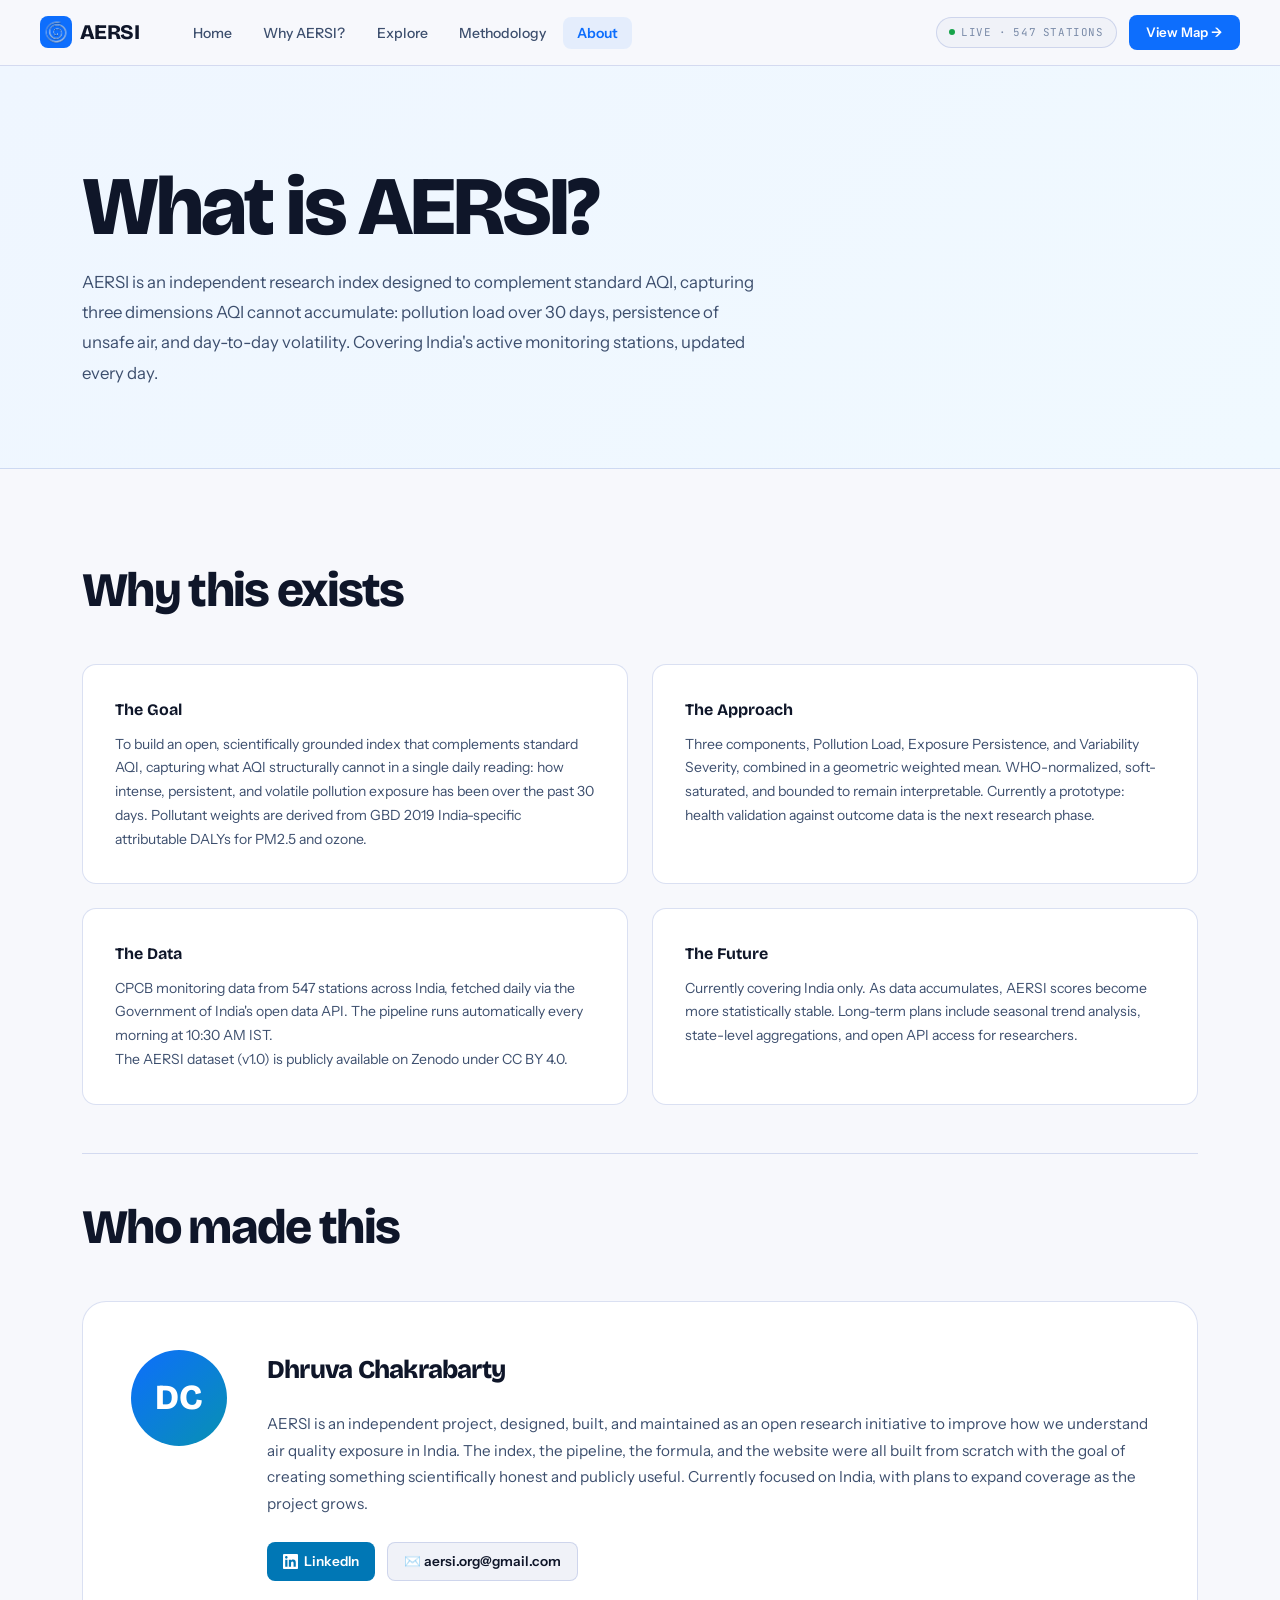
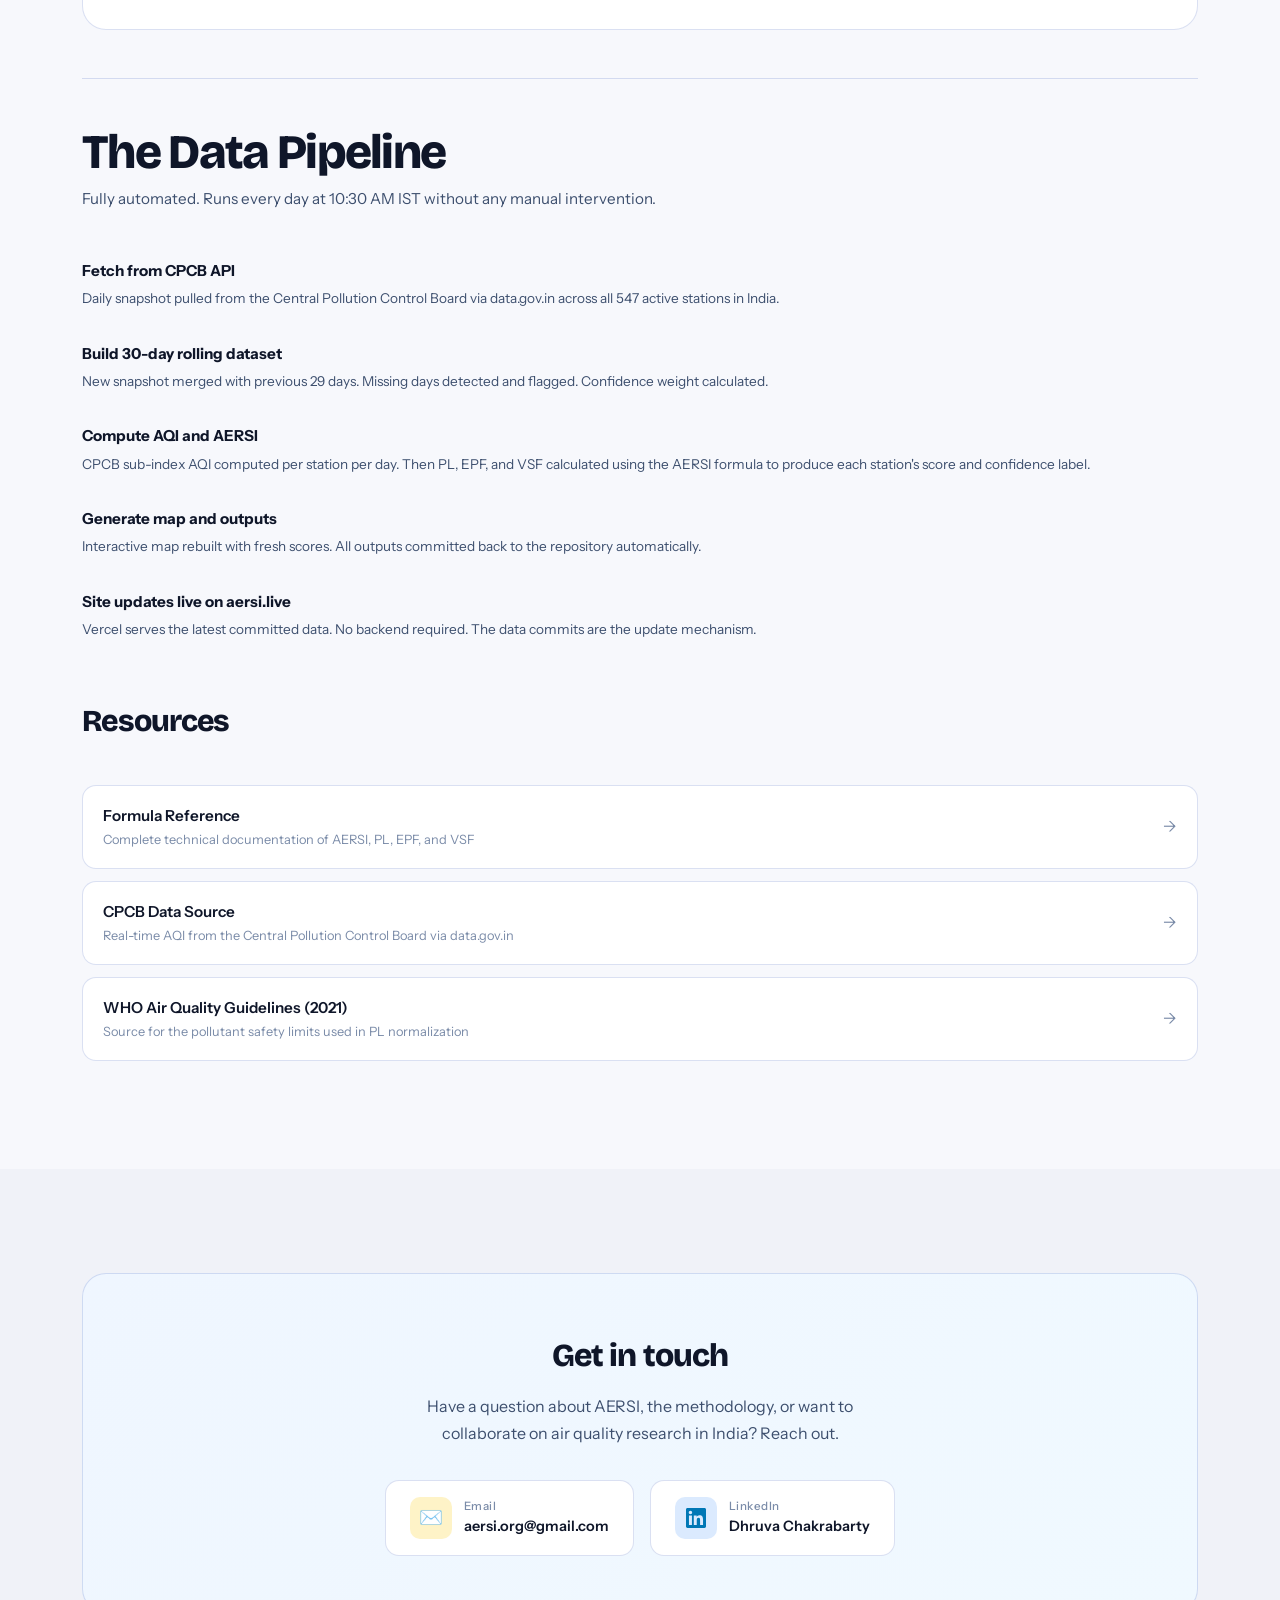
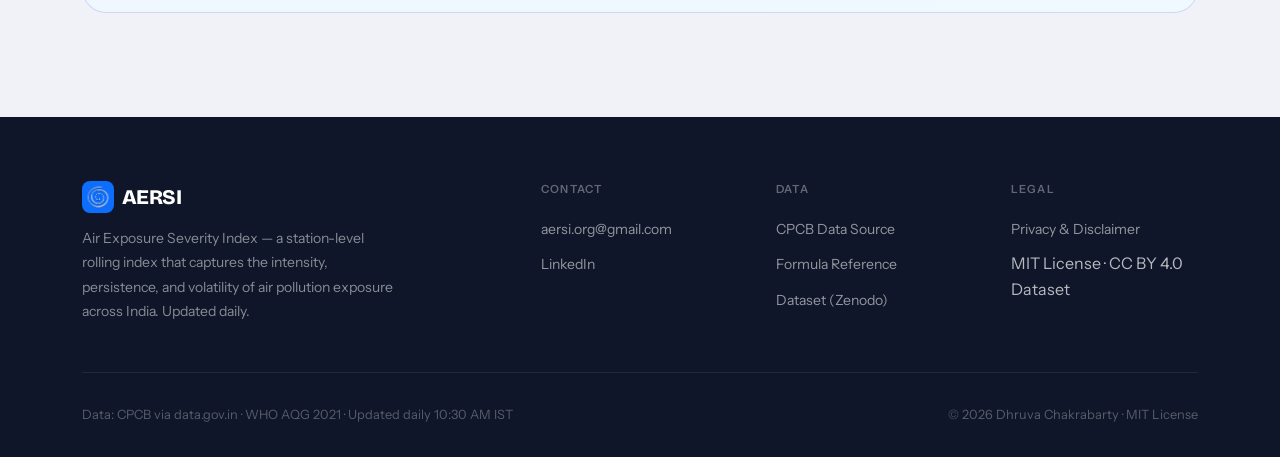
<file: about.html>
<!DOCTYPE html>
<html lang="en">
<head>
  <meta charset="UTF-8">
  <meta name="viewport" content="width=device-width, initial-scale=1.0">
  <title>About - AERSI</title>
  <link rel="icon" href="logo.png" type="image/png">
  <link rel="stylesheet" href="css/style.css">
  <script src="js/layout.js"></script>
  <script src="js/main.js"></script>
  <style>
    .about-hero {
      background: linear-gradient(135deg, #eff6ff 0%, #f0f9ff 100%);
      border-bottom: 1px solid var(--border2);
      padding: 6rem 0 5rem;
    }

    .about-grid {
      display: grid;
      grid-template-columns: 1fr 1fr;
      gap: 1.5rem;
      margin: 2.5rem 0;
    }

    .about-card {
      background: white;
      border: 1px solid var(--border2);
      border-radius: var(--radius);
      padding: 2rem;
      transition: all var(--t) var(--ease);
    }

    .about-card:hover {
      border-color: var(--accent-mid);
      box-shadow: 0 8px 28px rgba(13,110,253,0.07);
    }

    .about-card h3 {
      font-family: var(--font-display);
      font-size: 1rem;
      font-weight: 700;
      margin-bottom: 0.6rem;
      display: flex;
      align-items: center;
      gap: 0.5rem;
    }

    .about-card p { font-size: 0.875rem; color: var(--text2); line-height: 1.7; }

    .builder-section {
      background: white;
      border: 1px solid var(--border2);
      border-radius: var(--radius-lg);
      padding: 3rem;
      display: grid;
      grid-template-columns: auto 1fr;
      gap: 2.5rem;
      align-items: start;
      margin: 3rem 0;
    }

    .builder-avatar {
      width: 96px; height: 96px;
      border-radius: 50%;
      background: linear-gradient(135deg, var(--accent) 0%, var(--teal) 100%);
      display: flex;
      align-items: center;
      justify-content: center;
      font-family: var(--font-display);
      font-size: 2.2rem;
      font-weight: 800;
      color: white;
      flex-shrink: 0;
    }

    .builder-name {
      font-family: var(--font-display);
      font-size: 1.6rem;
      font-weight: 800;
      letter-spacing: -0.03em;
      color: var(--text);
      margin-bottom: 1.25rem;
    }

    .builder-bio { font-size: 0.95rem; color: var(--text2); line-height: 1.75; margin-bottom: 1.5rem; }

    .builder-links { display: flex; gap: 0.75rem; flex-wrap: wrap; }

    .builder-link {
      display: inline-flex;
      align-items: center;
      gap: 0.4rem;
      padding: 0.5rem 1rem;
      border-radius: var(--radius-sm);
      font-size: 0.85rem;
      font-weight: 600;
      transition: all var(--t) var(--ease);
    }

    .builder-link-linkedin { background: #0077b5; color: white; }
    .builder-link-linkedin:hover { background: #005885; transform: translateY(-1px); box-shadow: 0 4px 12px rgba(0,119,181,0.3); }
    .builder-link-email { background: var(--bg2); color: var(--text); border: 1px solid var(--border2); }
    .builder-link-email:hover { border-color: var(--accent); color: var(--accent); background: var(--accent-soft); }

    .pipeline { display: flex; flex-direction: column; gap: 0; }

    .pipeline-step {
      display: flex;
      gap: 1.5rem;
      padding-bottom: 2rem;
      position: relative;
    }

    .pipe-body h4 { font-weight: 700; font-size: 0.95rem; margin-bottom: 0.25rem; }
    .pipe-body p { font-size: 0.85rem; color: var(--text2); line-height: 1.65; }

    .contact-section {
      background: linear-gradient(135deg, #eff6ff 0%, #f0f9ff 100%);
      border: 1px solid var(--border2);
      border-radius: var(--radius-lg);
      padding: 3.5rem;
      text-align: center;
      margin: 3rem 0;
    }

    .contact-section h2 {
      font-family: var(--font-display);
      font-size: 2rem;
      font-weight: 800;
      letter-spacing: -0.03em;
      margin-bottom: 0.75rem;
    }

    .contact-section p {
      color: var(--text2);
      font-size: 1rem;
      margin-bottom: 2rem;
      max-width: 480px;
      margin-left: auto; margin-right: auto;
      line-height: 1.7;
    }

    .contact-options { display: flex; justify-content: center; gap: 1rem; flex-wrap: wrap; }

    .contact-card {
      display: flex;
      align-items: center;
      gap: 0.75rem;
      padding: 1rem 1.5rem;
      background: white;
      border: 1px solid var(--border2);
      border-radius: var(--radius);
      transition: all var(--t) var(--ease);
      min-width: 200px;
    }

    .contact-card:hover {
      border-color: var(--accent-mid);
      box-shadow: 0 8px 24px rgba(13,110,253,0.1);
      transform: translateY(-2px);
    }

    .contact-icon { width: 42px; height: 42px; border-radius: 10px; display: flex; align-items: center; justify-content: center; font-size: 1.2rem; flex-shrink: 0; }
    .contact-text { text-align: left; }
    .contact-text-label { font-size: 0.72rem; color: var(--text3); font-weight: 500; letter-spacing: 0.04em; }
    .contact-text-val { font-size: 0.9rem; font-weight: 600; color: var(--text); }

    .resource-card {
      display: flex;
      align-items: center;
      gap: 1rem;
      padding: 1.1rem 1.25rem;
      background: white;
      border: 1px solid var(--border2);
      border-radius: var(--radius);
      margin-bottom: 0.75rem;
      transition: all var(--t) var(--ease);
    }

    .resource-card:hover {
      border-color: var(--border3);
      box-shadow: 0 4px 16px rgba(13,110,253,0.07);
      transform: translateX(3px);
    }

    @media (max-width: 768px) {
      .about-grid { grid-template-columns: 1fr; }
      .builder-section { grid-template-columns: 1fr; }
      .builder-avatar { margin: 0 auto; }
      .contact-section { padding: 2rem 1.5rem; }
    }
  </style>
</head>
<body>
  <div id="nav-root"></div>

  <div class="page">

    <div class="about-hero">
      <div class="container">
        <div class="anim-fade-up" style="max-width:680px;">
          <h1 class="display display-xl" style="margin-bottom:1rem;">
            What is AERSI?
          </h1>
          <p style="font-size:1.05rem;color:var(--text2);line-height:1.8;">
            AERSI is an independent research index designed to complement standard AQI,
            capturing three dimensions AQI cannot accumulate: pollution load over 30 days,
            persistence of unsafe air, and day-to-day volatility. Covering India's active
            monitoring stations, updated every day.
          </p>
        </div>
      </div>
    </div>

    <section class="section">
      <div class="container">

        <div class="section-header anim-fade-up">
          <h2 class="display display-lg">Why this exists</h2>
        </div>

        <div class="about-grid anim-fade-up d1">
          <div class="about-card">
            <h3>The Goal</h3>
            <p>To build an open, scientifically grounded index that complements standard AQI, capturing what AQI structurally cannot in a single daily reading: how intense, persistent, and volatile pollution exposure has been over the past 30 days. Pollutant weights are derived from GBD 2019 India-specific attributable DALYs for PM2.5 and ozone.</p>
          </div>
          <div class="about-card">
            <h3>The Approach</h3>
            <p>Three components, Pollution Load, Exposure Persistence, and Variability Severity, combined in a geometric weighted mean. WHO-normalized, soft-saturated, and bounded to remain interpretable. Currently a prototype: health validation against outcome data is the next research phase.</p>
          </div>
          <div class="about-card">
            <h3>The Data</h3>
            <p>CPCB monitoring data from 547 stations across India, fetched daily via the Government of India's open data API. The pipeline runs automatically every morning at 10:30 AM IST.</p>
            <p>The AERSI dataset (v1.0) is publicly available on <a href="https://doi.org/10.5281/zenodo.22065550" target="_blank" rel="noopener">Zenodo</a> under CC BY 4.0.</p>
          </div>
          <div class="about-card">
            <h3>The Future</h3>
            <p>Currently covering India only. As data accumulates, AERSI scores become more statistically stable. Long-term plans include seasonal trend analysis, state-level aggregations, and open API access for researchers.</p>
          </div>
        </div>

        <hr class="divider" style="margin:3rem 0;">

        <div class="section-header anim-fade-up">
          <h2 class="display display-lg">Who made this</h2>
        </div>

        <div class="builder-section anim-fade-up d1">
          <div class="builder-avatar">DC</div>
          <div>
            <div class="builder-name">Dhruva Chakrabarty</div>
            <p class="builder-bio">
              AERSI is an independent project, designed, built, and maintained as an
              open research initiative to improve how we understand air quality exposure
              in India. The index, the pipeline, the formula, and the website were
              all built from scratch with the goal of creating something scientifically
              honest and publicly useful. Currently focused on India, with plans to
              expand coverage as the project grows.
            </p>
            <div class="builder-links">
              <a href="https://www.linkedin.com/in/dhruva-chakrabarty/" target="_blank" class="builder-link builder-link-linkedin">
                <svg width="15" height="15" viewBox="0 0 24 24" fill="currentColor"><path d="M20.447 20.452h-3.554v-5.569c0-1.328-.027-3.037-1.852-3.037-1.853 0-2.136 1.445-2.136 2.939v5.667H9.351V9h3.414v1.561h.046c.477-.9 1.637-1.85 3.37-1.85 3.601 0 4.267 2.37 4.267 5.455v6.286zM5.337 7.433c-1.144 0-2.063-.926-2.063-2.065 0-1.138.92-2.063 2.063-2.063 1.14 0 2.064.925 2.064 2.063 0 1.139-.925 2.065-2.064 2.065zm1.782 13.019H3.555V9h3.564v11.452zM22.225 0H1.771C.792 0 0 .774 0 1.729v20.542C0 23.227.792 24 1.771 24h20.451C23.2 24 24 23.227 24 22.271V1.729C24 .774 23.2 0 22.222 0h.003z"/></svg>
                LinkedIn
              </a>
              <a href="mailto:aersi.org@gmail.com" class="builder-link builder-link-email">
                ✉️ aersi.org@gmail.com
              </a>
            </div>
          </div>
        </div>

        <hr class="divider" style="margin:3rem 0;">

        <div class="section-header anim-fade-up">
          <h2 class="display display-lg">The Data Pipeline</h2>
          <p style="color:var(--text2);margin-top:0.5rem;font-size:0.95rem;">Fully automated. Runs every day at 10:30 AM IST without any manual intervention.</p>
        </div>

        <div class="pipeline anim-fade-up d1">
          <div class="pipeline-step">
            <div class="pipe-body">
              <h4>Fetch from CPCB API</h4>
              <p>Daily snapshot pulled from the Central Pollution Control Board via data.gov.in across all 547 active stations in India.</p>
            </div>
          </div>
          <div class="pipeline-step">
            <div class="pipe-body">
              <h4>Build 30-day rolling dataset</h4>
              <p>New snapshot merged with previous 29 days. Missing days detected and flagged. Confidence weight calculated.</p>
            </div>
          </div>
          <div class="pipeline-step">
            <div class="pipe-body">
              <h4>Compute AQI and AERSI</h4>
              <p>CPCB sub-index AQI computed per station per day. Then PL, EPF, and VSF calculated using the AERSI formula to produce each station's score and confidence label.</p>
            </div>
          </div>
          <div class="pipeline-step">
            <div class="pipe-body">
              <h4>Generate map and outputs</h4>
              <p>Interactive map rebuilt with fresh scores. All outputs committed back to the repository automatically.</p>
            </div>
          </div>
          <div class="pipeline-step">
            <div class="pipe-body">
              <h4>Site updates live on aersi.live</h4>
              <p>Vercel serves the latest committed data. No backend required. The data commits are the update mechanism.</p>
            </div>
          </div>
        </div>

        <div class="anim-fade-up" style="margin-top:2rem;">
          <div class="section-header">
            <h2 class="display display-md">Resources</h2>
          </div>
          <a href="methodology.html" class="resource-card">
            <div>
              <div style="font-weight:600;font-size:0.95rem;">Formula Reference</div>
              <div style="font-size:0.8rem;color:var(--text3);margin-top:2px;">Complete technical documentation of AERSI, PL, EPF, and VSF</div>
            </div>
            <span style="margin-left:auto;color:var(--text3);">→</span>
          </a>
          <a href="https://data.gov.in" target="_blank" class="resource-card">
            <div>
              <div style="font-weight:600;font-size:0.95rem;">CPCB Data Source</div>
              <div style="font-size:0.8rem;color:var(--text3);margin-top:2px;">Real-time AQI from the Central Pollution Control Board via data.gov.in</div>
            </div>
            <span style="margin-left:auto;color:var(--text3);">→</span>
          </a>
          <a href="https://www.who.int/publications/i/item/9789240034228" target="_blank" class="resource-card">
            <div>
              <div style="font-weight:600;font-size:0.95rem;">WHO Air Quality Guidelines (2021)</div>
              <div style="font-size:0.8rem;color:var(--text3);margin-top:2px;">Source for the pollutant safety limits used in PL normalization</div>
            </div>
            <span style="margin-left:auto;color:var(--text3);">→</span>
          </a>
        </div>

      </div>
    </section>

    <!-- Contact -->
    <section class="section-sm" style="background:var(--bg2);">
      <div class="container">
        <div class="contact-section anim-fade-up">
          <h2>Get in touch</h2>
          <p>Have a question about AERSI, the methodology, or want to collaborate on air quality research in India? Reach out.</p>
          <div class="contact-options">
            <a href="mailto:aersi.org@gmail.com" class="contact-card">
              <div class="contact-icon" style="background:#fef3c7;">✉️</div>
              <div class="contact-text">
                <div class="contact-text-label">Email</div>
                <div class="contact-text-val">aersi.org@gmail.com</div>
              </div>
            </a>
            <a href="https://www.linkedin.com/in/dhruva-chakrabarty/" target="_blank" class="contact-card">
              <div class="contact-icon" style="background:#dbeafe;">
                <svg width="20" height="20" viewBox="0 0 24 24" fill="#0077b5"><path d="M20.447 20.452h-3.554v-5.569c0-1.328-.027-3.037-1.852-3.037-1.853 0-2.136 1.445-2.136 2.939v5.667H9.351V9h3.414v1.561h.046c.477-.9 1.637-1.85 3.37-1.85 3.601 0 4.267 2.37 4.267 5.455v6.286zM5.337 7.433c-1.144 0-2.063-.926-2.063-2.065 0-1.138.92-2.063 2.063-2.063 1.14 0 2.064.925 2.064 2.063 0 1.139-.925 2.065-2.064 2.065zm1.782 13.019H3.555V9h3.564v11.452zM22.225 0H1.771C.792 0 0 .774 0 1.729v20.542C0 23.227.792 24 1.771 24h20.451C23.2 24 24 23.227 24 22.271V1.729C24 .774 23.2 0 22.222 0h.003z"/></svg>
              </div>
              <div class="contact-text">
                <div class="contact-text-label">LinkedIn</div>
                <div class="contact-text-val">Dhruva Chakrabarty</div>
              </div>
            </a>
          </div>
        </div>
      </div>
    </section>

  </div>

  <div id="footer-root"></div>

  <script>
    document.getElementById('nav-root').innerHTML = renderNav();
    document.getElementById('footer-root').innerHTML = renderFooter();
    setActiveNav();
  </script>
</body>
</html>
</file>
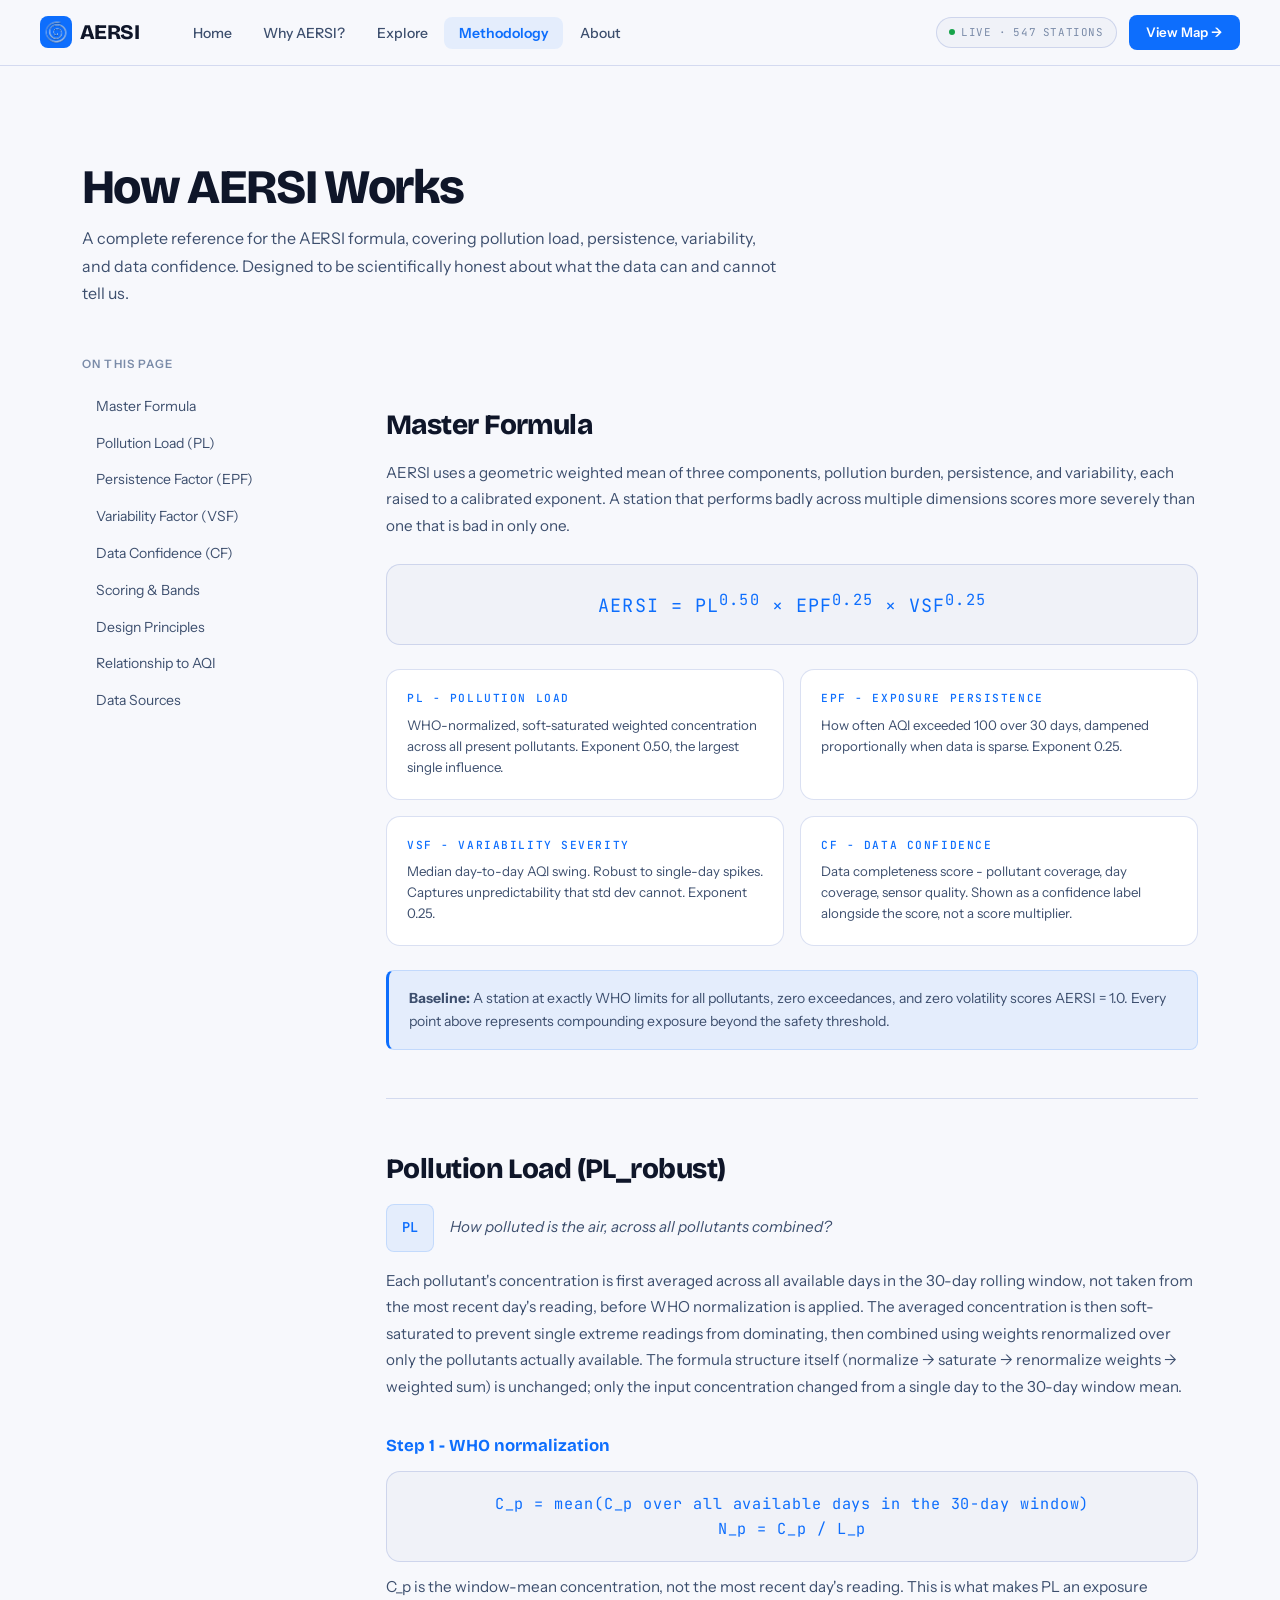
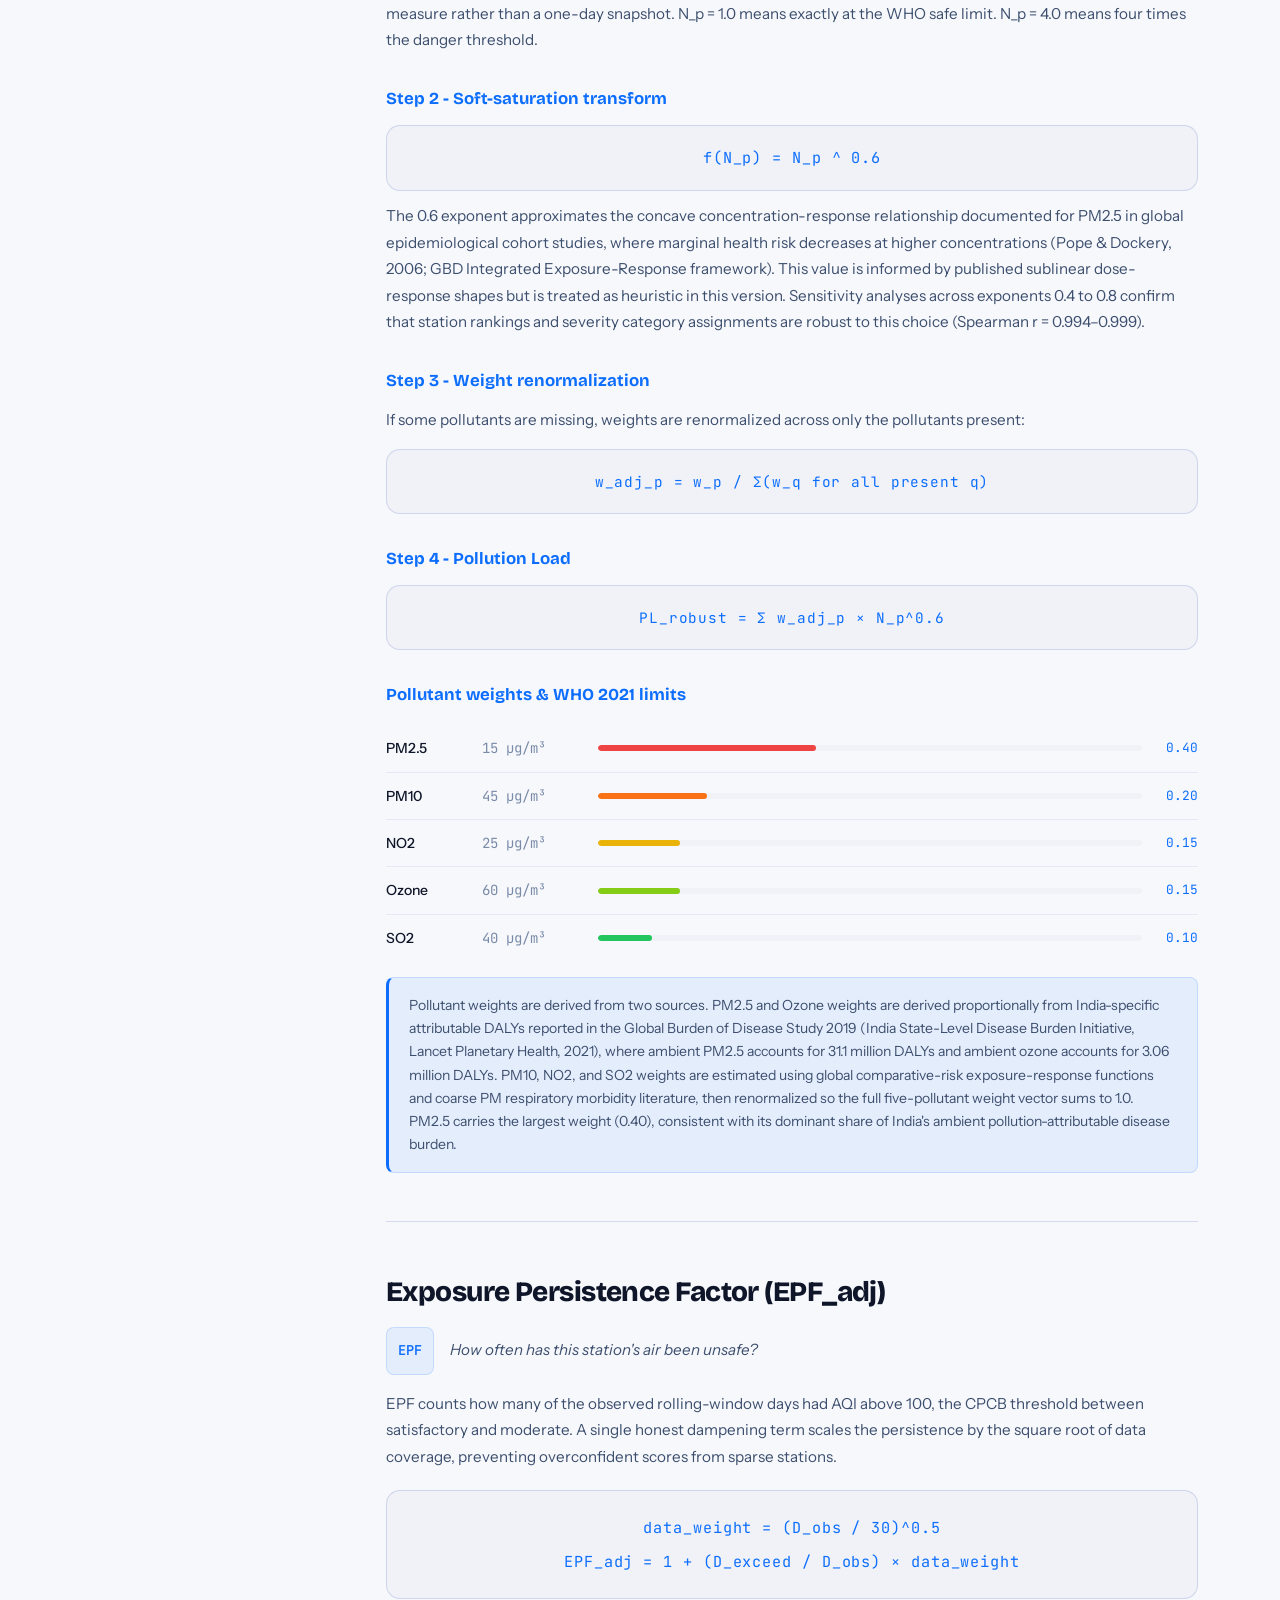
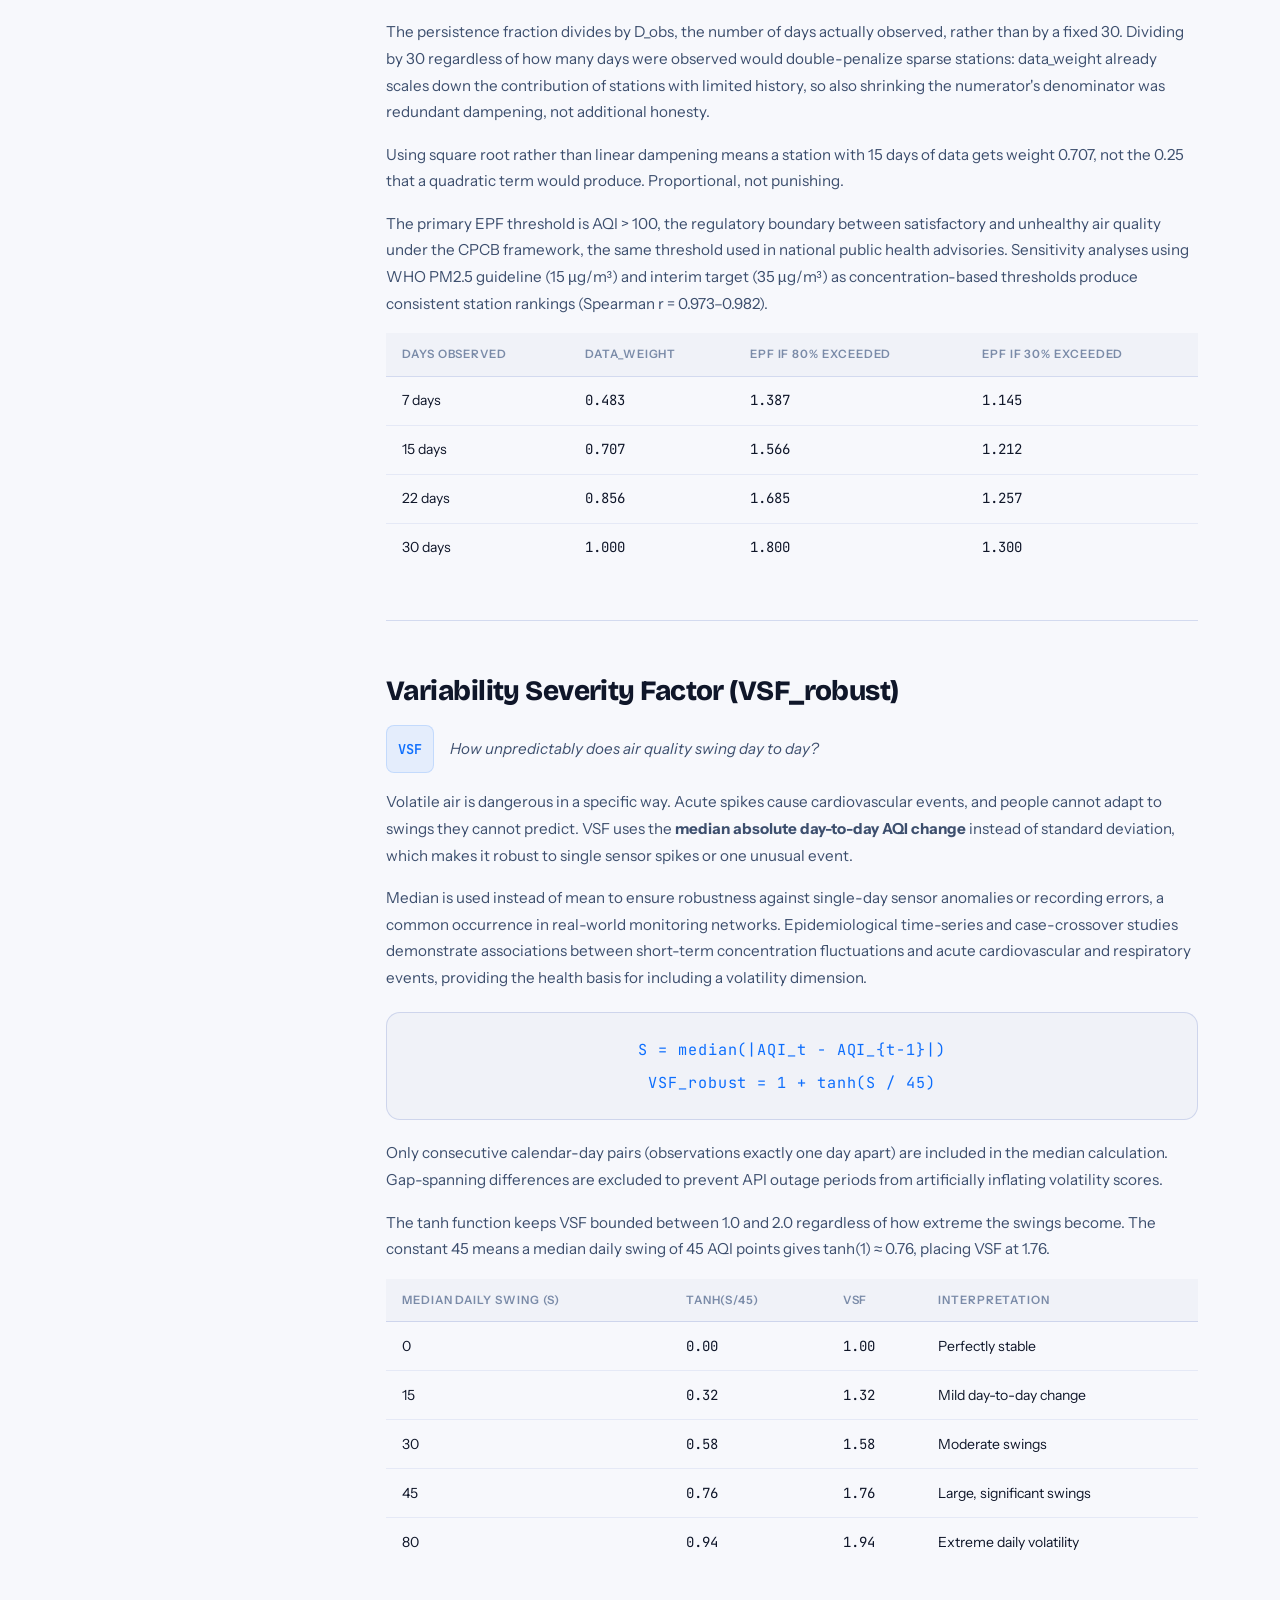
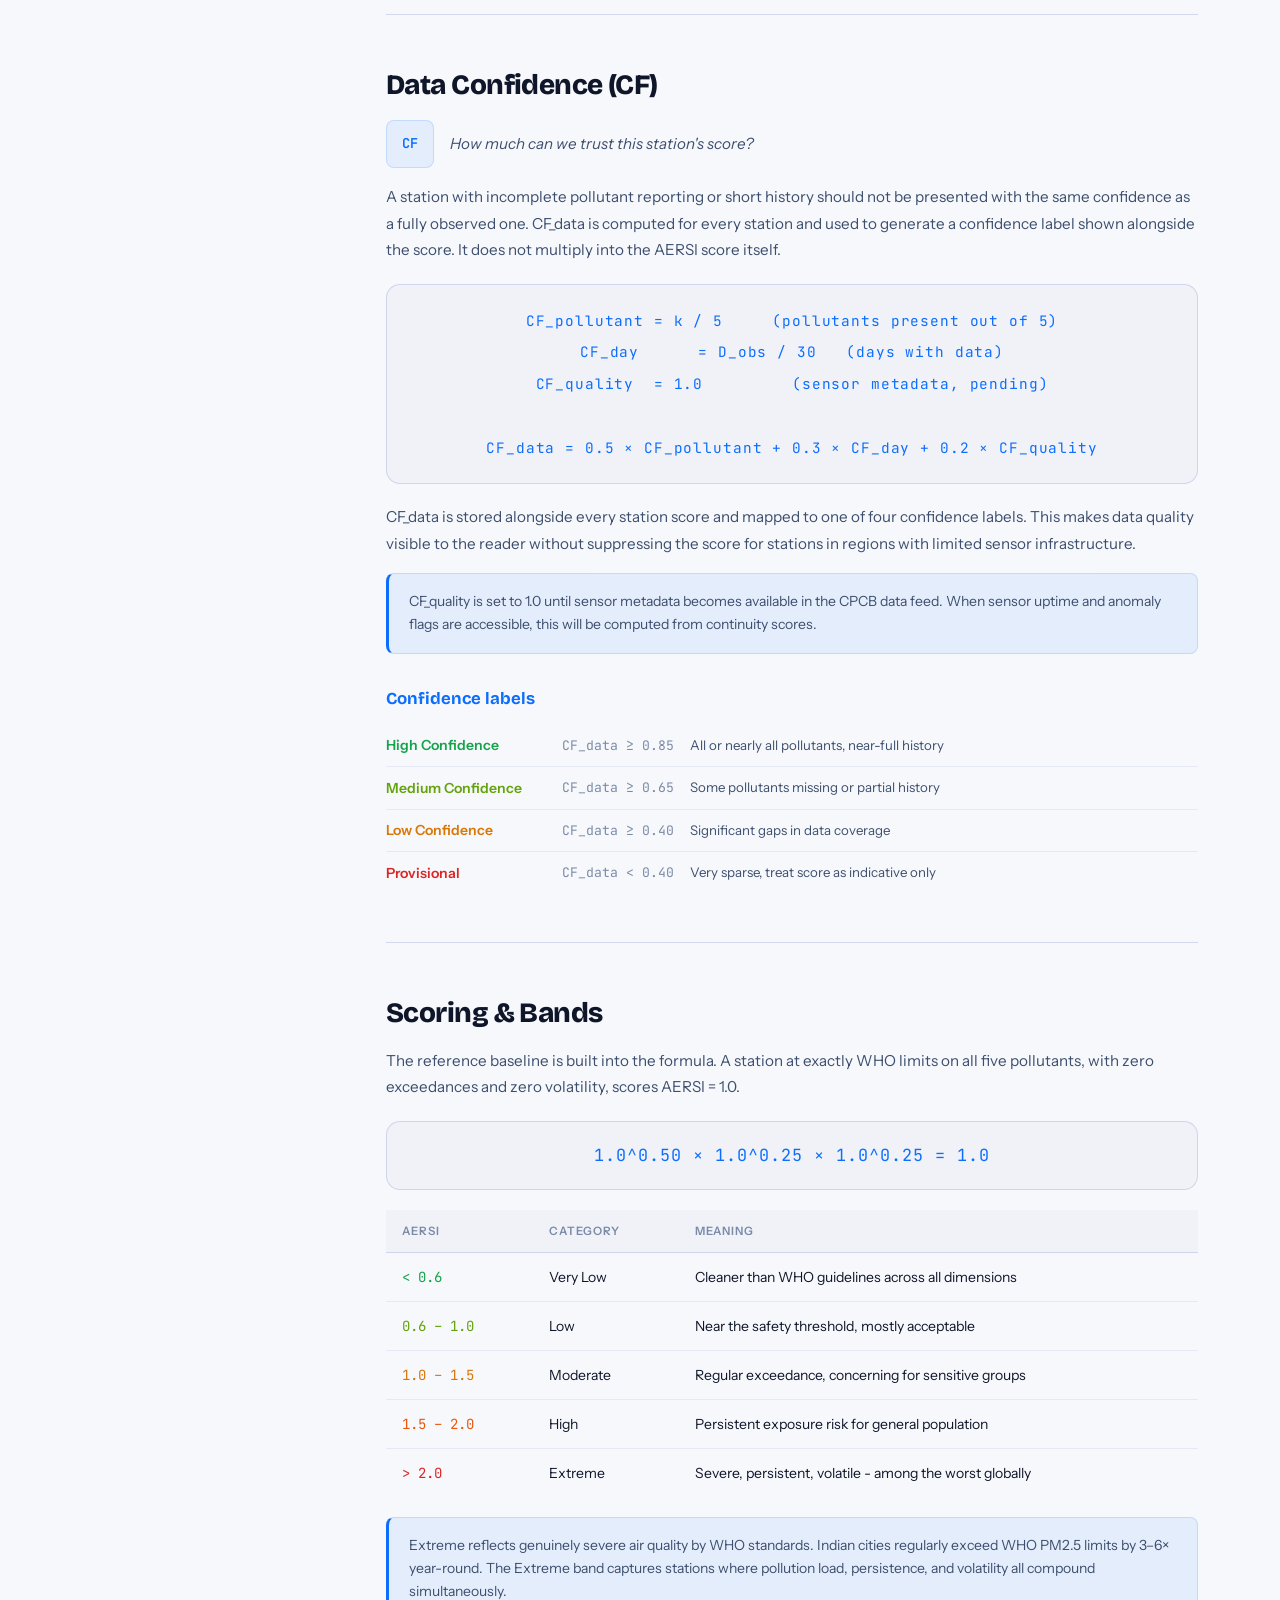
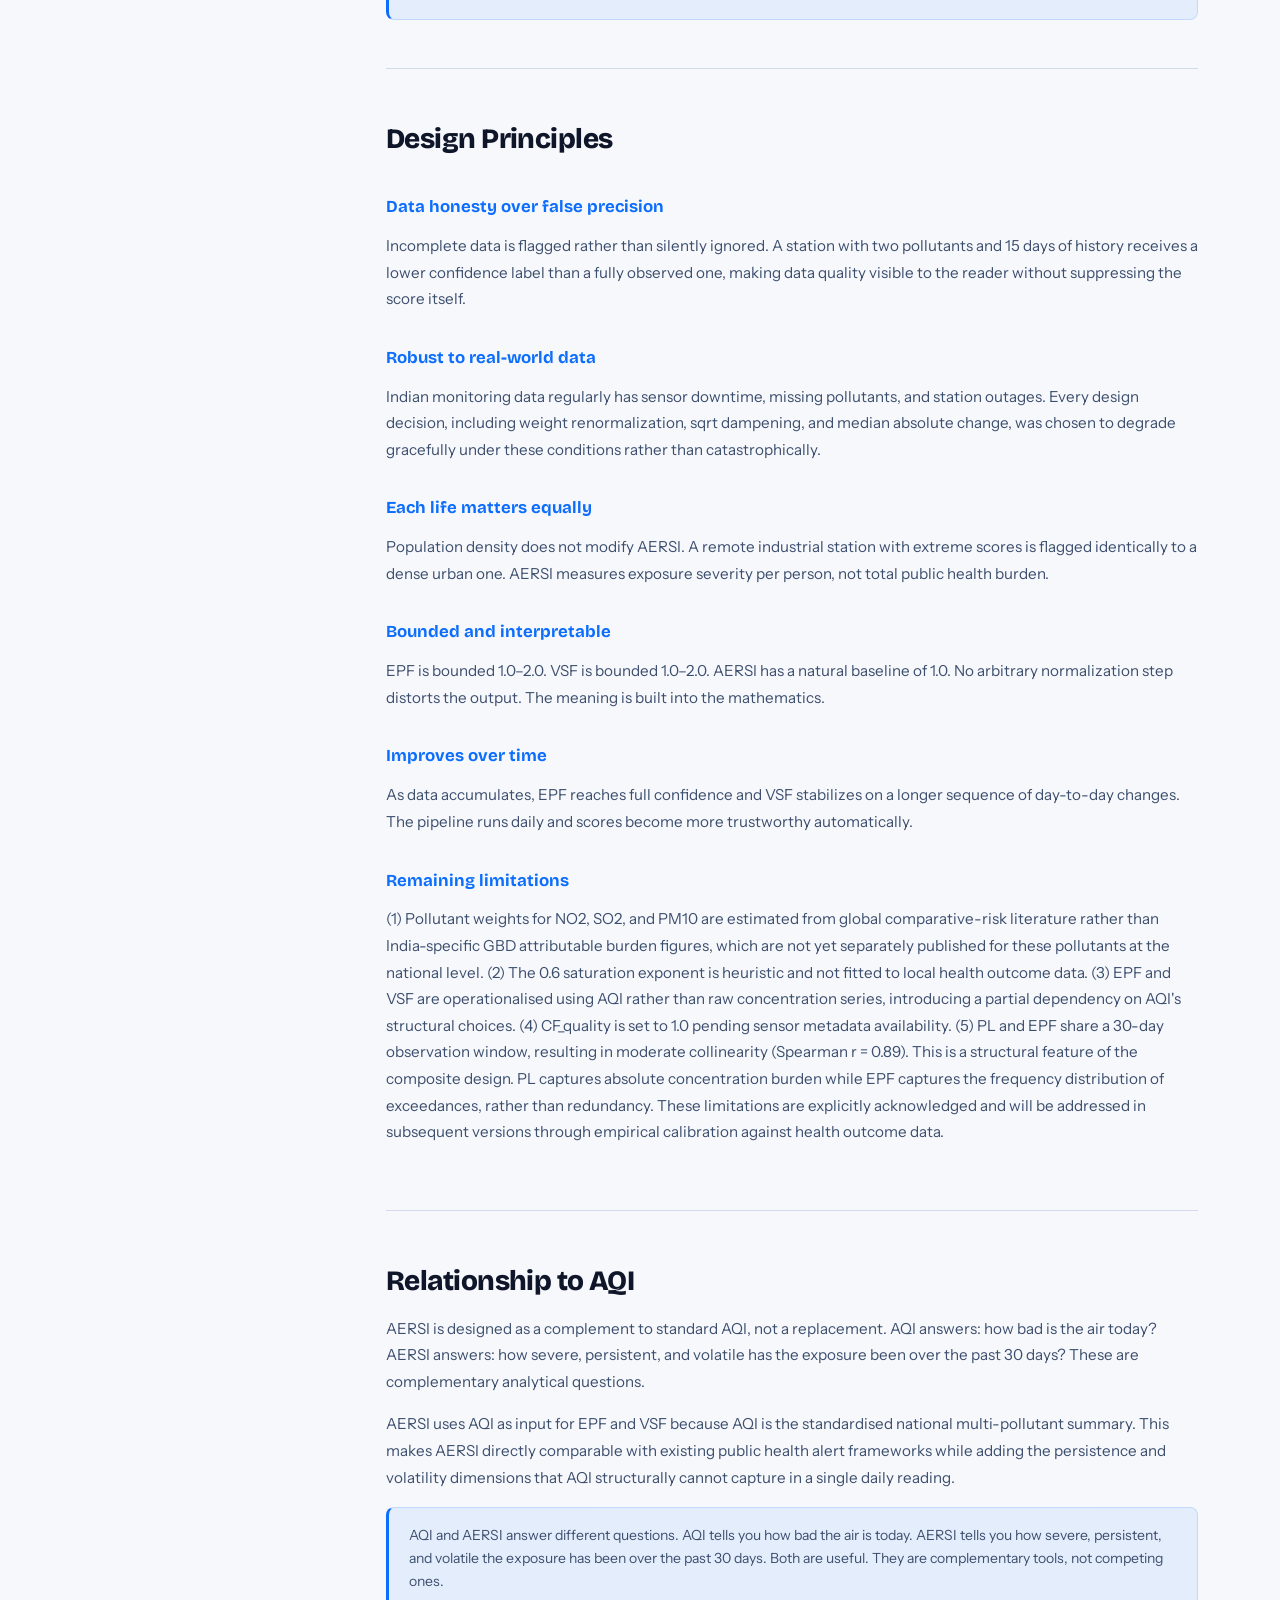
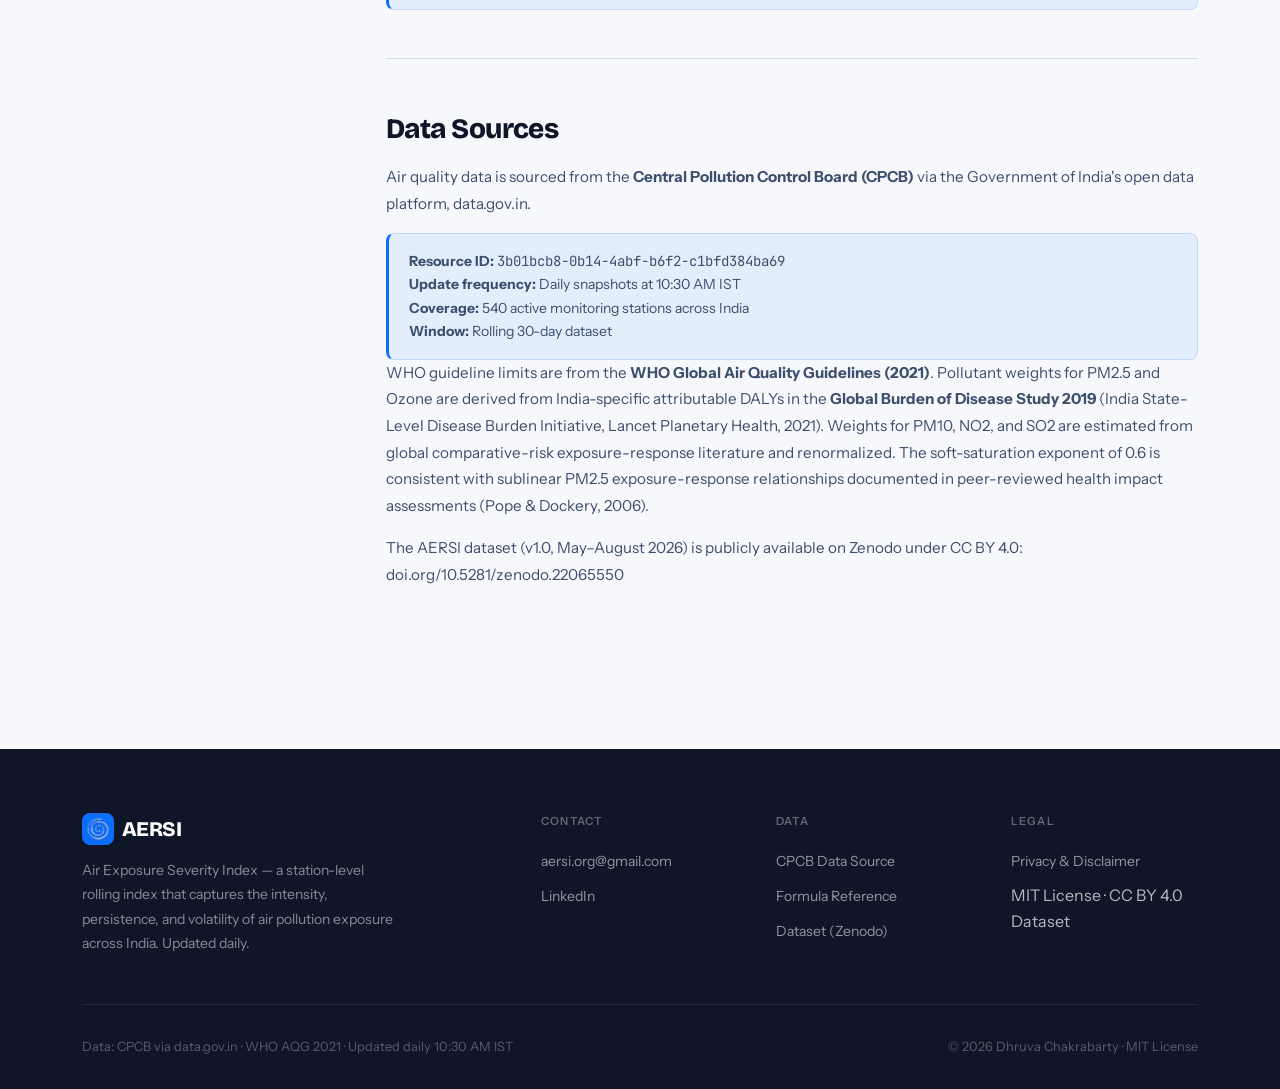
<file: methodology.html>
<!DOCTYPE html>
<html lang="en">
<head>
  <meta charset="UTF-8">
  <meta name="viewport" content="width=device-width, initial-scale=1.0">
  <title>Methodology - AERSI</title>
  <link rel="icon" href="logo.png" type="image/png">
  <link rel="stylesheet" href="css/style.css">
  <script src="js/layout.js"></script>
  <script src="js/main.js"></script>
  <style>
    .method-grid {
      display: grid;
      grid-template-columns: 240px 1fr;
      gap: 4rem;
      align-items: start;
    }

    .method-toc {
      position: sticky;
      top: calc(var(--nav-h) + 2rem);
    }

    .method-toc-title {
      font-size: 0.72rem;
      font-weight: 600;
      letter-spacing: 0.1em;
      text-transform: uppercase;
      color: var(--text3);
      margin-bottom: 1rem;
    }

    .method-toc ul { list-style: none; display: flex; flex-direction: column; gap: 0.2rem; }

    .method-toc a {
      display: block;
      font-size: 0.875rem;
      color: var(--text2);
      padding: 0.35rem 0.75rem;
      border-radius: var(--radius-sm);
      border-left: 2px solid transparent;
      transition: all var(--t) var(--ease);
    }

    .method-toc a:hover { color: var(--text); border-left-color: var(--accent); background: var(--surface); }

    .method-content h2 {
      font-family: var(--font-display);
      font-size: 1.75rem;
      font-weight: 800;
      letter-spacing: -0.02em;
      margin-bottom: 0.75rem;
      scroll-margin-top: calc(var(--nav-h) + 2rem);
    }

    .method-content h3 {
      font-family: var(--font-display);
      font-size: 1.05rem;
      font-weight: 700;
      margin: 2rem 0 0.75rem;
      color: var(--accent);
    }

    .method-content p {
      color: var(--text2);
      line-height: 1.75;
      margin-bottom: 1rem;
      font-size: 0.95rem;
    }

    .method-content section {
      padding: 3rem 0;
      border-bottom: 1px solid var(--border2);
    }

    .method-content section:last-child { border-bottom: none; }

    .component-header { display: flex; align-items: center; gap: 1rem; margin-bottom: 1rem; }

    .component-tag {
      display: inline-flex;
      align-items: center;
      justify-content: center;
      width: 48px; height: 48px;
      border-radius: var(--radius-sm);
      background: var(--accent-soft);
      border: 1px solid var(--accent-mid);
      font-family: var(--font-mono);
      font-weight: 600;
      font-size: 0.85rem;
      color: var(--accent);
      flex-shrink: 0;
    }

    .weight-row {
      display: flex;
      align-items: center;
      gap: 1rem;
      padding: 0.75rem 0;
      border-bottom: 1px solid var(--border);
      font-size: 0.875rem;
    }

    .weight-row:last-child { border-bottom: none; }
    .weight-name  { font-weight: 500; width: 80px; flex-shrink: 0; }
    .weight-limit { color: var(--text3); font-family: var(--font-mono); width: 100px; flex-shrink: 0; }
    .weight-bar-bg { flex: 1; height: 6px; background: var(--bg2); border-radius: 3px; overflow: hidden; }
    .weight-bar { height: 100%; border-radius: 3px; }
    .weight-val { font-family: var(--font-mono); font-size: 0.8rem; color: var(--accent); width: 40px; text-align: right; }

    .confidence-row {
      display: flex;
      align-items: center;
      gap: 1rem;
      padding: 0.6rem 0;
      border-bottom: 1px solid var(--border);
      font-size: 0.875rem;
    }

    .confidence-row:last-child { border-bottom: none; }

    @media (max-width: 900px) {
      .method-grid { grid-template-columns: 1fr; }
      .method-toc  { display: none; }
    }
  </style>
</head>
<body>
  <div id="nav-root"></div>

  <div class="page">
    <div class="section">
      <div class="container">

        <div class="section-header anim-fade-up" style="max-width:700px;">
          <h1 class="display display-lg">
            How AERSI Works
          </h1>
          <p style="color:var(--text2);margin-top:0.75rem;font-size:1rem;line-height:1.7;">
            A complete reference for the AERSI formula, covering pollution load,
            persistence, variability, and data confidence. Designed to be
            scientifically honest about what the data can and cannot tell us.
          </p>
        </div>

        <div class="method-grid anim-fade-up d1">

          <nav class="method-toc">
            <div class="method-toc-title">On this page</div>
            <ul>
              <li><a href="#formula">Master Formula</a></li>
              <li><a href="#pl">Pollution Load (PL)</a></li>
              <li><a href="#epf">Persistence Factor (EPF)</a></li>
              <li><a href="#vsf">Variability Factor (VSF)</a></li>
              <li><a href="#cf">Data Confidence (CF)</a></li>
              <li><a href="#baseline">Scoring & Bands</a></li>
              <li><a href="#design">Design Principles</a></li>
              <li><a href="#relationship">Relationship to AQI</a></li>
              <li><a href="#data">Data Sources</a></li>
            </ul>
          </nav>

          <div class="method-content">

            <section id="formula">
              <h2>Master Formula</h2>
              <!-- FIX 1: removed "four components summing to 1.0" — exponents are 0.95, CF is metadata -->
              <p>AERSI uses a geometric weighted mean of three components, pollution burden, persistence, and variability, each raised to a calibrated exponent. A station that performs badly across multiple dimensions scores more severely than one that is bad in only one.</p>

              <div class="formula-block" style="font-size:1.15rem;margin:1.5rem 0;line-height:2;">
                AERSI = PL<sup>0.50</sup> × EPF<sup>0.25</sup> × VSF<sup>0.25</sup>
              </div>

              <div style="display:grid;grid-template-columns:repeat(2,1fr);gap:1rem;margin-top:1.5rem;">
                <div class="card" style="padding:1.25rem;">
                  <div class="label" style="margin-bottom:0.4rem;">PL - Pollution Load</div>
                  <!-- FIX 2: exponent changed from 0.45 to 0.50 -->
                  <div style="font-size:0.83rem;color:var(--text2);">WHO-normalized, soft-saturated weighted concentration across all present pollutants. Exponent 0.50, the largest single influence.</div>
                </div>
                <div class="card" style="padding:1.25rem;">
                  <div class="label" style="margin-bottom:0.4rem;">EPF - Exposure Persistence</div>
                  <div style="font-size:0.83rem;color:var(--text2);">How often AQI exceeded 100 over 30 days, dampened proportionally when data is sparse. Exponent 0.25.</div>
                </div>
                <div class="card" style="padding:1.25rem;">
                  <div class="label" style="margin-bottom:0.4rem;">VSF - Variability Severity</div>
                  <div style="font-size:0.83rem;color:var(--text2);">Median day-to-day AQI swing. Robust to single-day spikes. Captures unpredictability that std dev cannot. Exponent 0.25.</div>
                </div>
                <div class="card" style="padding:1.25rem;">
                  <div class="label" style="margin-bottom:0.4rem;">CF - Data Confidence</div>
                  <!-- FIX 3: CF described as metadata only -->
                  <div style="font-size:0.83rem;color:var(--text2);">Data completeness score - pollutant coverage, day coverage, sensor quality. Shown as a confidence label alongside the score, not a score multiplier.</div>
                </div>
              </div>

              <div class="info-box" style="margin-top:1.5rem;">
                <strong>Baseline:</strong> A station at exactly WHO limits for all pollutants, zero exceedances, and zero volatility scores AERSI = 1.0. Every point above represents compounding exposure beyond the safety threshold.
              </div>
            </section>

            <section id="pl">
              <h2>Pollution Load (PL_robust)</h2>
              <div class="component-header">
                <div class="component-tag">PL</div>
                <p style="margin:0;font-size:0.95rem;"><em>How polluted is the air, across all pollutants combined?</em></p>
              </div>

              <p>Each pollutant's concentration is first averaged across all available days in the 30-day rolling window, not taken from the most recent day's reading, before WHO normalization is applied. The averaged concentration is then soft-saturated to prevent single extreme readings from dominating, then combined using weights renormalized over only the pollutants actually available. The formula structure itself (normalize → saturate → renormalize weights → weighted sum) is unchanged; only the input concentration changed from a single day to the 30-day window mean.</p>

              <h3>Step 1 - WHO normalization</h3>
              <div class="formula-block" style="font-size:0.95rem;">C_p = mean(C_p over all available days in the 30-day window)<br>N_p = C_p / L_p</div>
              <p style="margin-top:0.75rem;">C_p is the window-mean concentration, not the most recent day's reading. This is what makes PL an exposure measure rather than a one-day snapshot. N_p = 1.0 means exactly at the WHO safe limit. N_p = 4.0 means four times the danger threshold.</p>

              <h3>Step 2 - Soft-saturation transform</h3>
              <div class="formula-block" style="font-size:0.95rem;">f(N_p) = N_p ^ 0.6</div>
              <p style="margin-top:0.75rem;">The 0.6 exponent approximates the concave concentration-response relationship documented for PM2.5 in global epidemiological cohort studies, where marginal health risk decreases at higher concentrations (Pope &amp; Dockery, 2006; GBD Integrated Exposure-Response framework). This value is informed by published sublinear dose-response shapes but is treated as heuristic in this version. Sensitivity analyses across exponents 0.4 to 0.8 confirm that station rankings and severity category assignments are robust to this choice (Spearman r = 0.994–0.999).</p>

              <h3>Step 3 - Weight renormalization</h3>
              <p>If some pollutants are missing, weights are renormalized across only the pollutants present:</p>
              <div class="formula-block" style="font-size:0.9rem;">w_adj_p = w_p / Σ(w_q for all present q)</div>

              <h3>Step 4 - Pollution Load</h3>
              <div class="formula-block" style="font-size:0.9rem;">PL_robust = Σ w_adj_p × N_p^0.6</div>

              <h3>Pollutant weights & WHO 2021 limits</h3>
              <div style="margin-top:1rem;">
                <div class="weight-row">
                  <span class="weight-name">PM2.5</span>
                  <span class="weight-limit">15 µg/m³</span>
                  <div class="weight-bar-bg"><div class="weight-bar" style="width:40%;background:#ef4444;"></div></div>
                  <span class="weight-val">0.40</span>
                </div>
                <div class="weight-row">
                  <span class="weight-name">PM10</span>
                  <span class="weight-limit">45 µg/m³</span>
                  <div class="weight-bar-bg"><div class="weight-bar" style="width:20%;background:#f97316;"></div></div>
                  <span class="weight-val">0.20</span>
                </div>
                <div class="weight-row">
                  <span class="weight-name">NO2</span>
                  <span class="weight-limit">25 µg/m³</span>
                  <div class="weight-bar-bg"><div class="weight-bar" style="width:15%;background:#eab308;"></div></div>
                  <span class="weight-val">0.15</span>
                </div>
                <div class="weight-row">
                  <span class="weight-name">Ozone</span>
                  <span class="weight-limit">60 µg/m³</span>
                  <div class="weight-bar-bg"><div class="weight-bar" style="width:15%;background:#84cc16;"></div></div>
                  <span class="weight-val">0.15</span>
                </div>
                <div class="weight-row">
                  <span class="weight-name">SO2</span>
                  <span class="weight-limit">40 µg/m³</span>
                  <div class="weight-bar-bg"><div class="weight-bar" style="width:10%;background:#22c55e;"></div></div>
                  <span class="weight-val">0.10</span>
                </div>
              </div>
              <div class="info-box" style="margin-top:1rem;">Pollutant weights are derived from two sources. PM2.5 and Ozone weights are derived proportionally from India-specific attributable DALYs reported in the Global Burden of Disease Study 2019 (India State-Level Disease Burden Initiative, Lancet Planetary Health, 2021), where ambient PM2.5 accounts for 31.1 million DALYs and ambient ozone accounts for 3.06 million DALYs. PM10, NO2, and SO2 weights are estimated using global comparative-risk exposure-response functions and coarse PM respiratory morbidity literature, then renormalized so the full five-pollutant weight vector sums to 1.0. PM2.5 carries the largest weight (0.40), consistent with its dominant share of India's ambient pollution-attributable disease burden.</div>
            </section>

            <section id="epf">
              <h2>Exposure Persistence Factor (EPF_adj)</h2>
              <div class="component-header">
                <div class="component-tag">EPF</div>
                <p style="margin:0;font-size:0.95rem;"><em>How often has this station's air been unsafe?</em></p>
              </div>

              <p>EPF counts how many of the observed rolling-window days had AQI above 100, the CPCB threshold between satisfactory and moderate. A single honest dampening term scales the persistence by the square root of data coverage, preventing overconfident scores from sparse stations.</p>

              <div class="formula-block" style="font-size:0.95rem;margin:1.25rem 0;line-height:2.2;">
                data_weight = (D_obs / 30)^0.5<br>
                EPF_adj = 1 + (D_exceed / D_obs) × data_weight
              </div>

              <p>The persistence fraction divides by D_obs, the number of days actually observed, rather than by a fixed 30. Dividing by 30 regardless of how many days were observed would double-penalize sparse stations: data_weight already scales down the contribution of stations with limited history, so also shrinking the numerator's denominator was redundant dampening, not additional honesty.</p>

              <p>Using square root rather than linear dampening means a station with 15 days of data gets weight 0.707, not the 0.25 that a quadratic term would produce. Proportional, not punishing.</p>

              <p>The primary EPF threshold is AQI &gt; 100, the regulatory boundary between satisfactory and unhealthy air quality under the CPCB framework, the same threshold used in national public health advisories. Sensitivity analyses using WHO PM2.5 guideline (15 µg/m³) and interim target (35 µg/m³) as concentration-based thresholds produce consistent station rankings (Spearman r = 0.973–0.982).</p>

              <table class="data-table" style="margin-top:1rem;">
                <thead><tr><th>Days Observed</th><th>data_weight</th><th>EPF if 80% exceeded</th><th>EPF if 30% exceeded</th></tr></thead>
                <tbody>
                  <tr><td>7 days</td><td style="font-family:var(--font-mono);">0.483</td><td style="font-family:var(--font-mono);">1.387</td><td style="font-family:var(--font-mono);">1.145</td></tr>
                  <tr><td>15 days</td><td style="font-family:var(--font-mono);">0.707</td><td style="font-family:var(--font-mono);">1.566</td><td style="font-family:var(--font-mono);">1.212</td></tr>
                  <tr><td>22 days</td><td style="font-family:var(--font-mono);">0.856</td><td style="font-family:var(--font-mono);">1.685</td><td style="font-family:var(--font-mono);">1.257</td></tr>
                  <tr><td>30 days</td><td style="font-family:var(--font-mono);">1.000</td><td style="font-family:var(--font-mono);">1.800</td><td style="font-family:var(--font-mono);">1.300</td></tr>
                </tbody>
              </table>
            </section>

            <section id="vsf">
              <h2>Variability Severity Factor (VSF_robust)</h2>
              <div class="component-header">
                <div class="component-tag">VSF</div>
                <p style="margin:0;font-size:0.95rem;"><em>How unpredictably does air quality swing day to day?</em></p>
              </div>

              <p>Volatile air is dangerous in a specific way. Acute spikes cause cardiovascular events, and people cannot adapt to swings they cannot predict. VSF uses the <strong>median absolute day-to-day AQI change</strong> instead of standard deviation, which makes it robust to single sensor spikes or one unusual event.</p>

              <p>Median is used instead of mean to ensure robustness against single-day sensor anomalies or recording errors, a common occurrence in real-world monitoring networks. Epidemiological time-series and case-crossover studies demonstrate associations between short-term concentration fluctuations and acute cardiovascular and respiratory events, providing the health basis for including a volatility dimension.</p>

              <div class="formula-block" style="font-size:0.95rem;margin:1.25rem 0;line-height:2.2;">
                S = median(|AQI_t − AQI_{t−1}|)<br>
                VSF_robust = 1 + tanh(S / 45)
              </div>

              <p>Only consecutive calendar-day pairs (observations exactly one day apart) are included in the median calculation. Gap-spanning differences are excluded to prevent API outage periods from artificially inflating volatility scores.</p>

              <p>The tanh function keeps VSF bounded between 1.0 and 2.0 regardless of how extreme the swings become. The constant 45 means a median daily swing of 45 AQI points gives tanh(1) ≈ 0.76, placing VSF at 1.76.</p>

              <table class="data-table" style="margin-top:1rem;">
                <thead><tr><th>Median Daily Swing (S)</th><th>tanh(S/45)</th><th>VSF</th><th>Interpretation</th></tr></thead>
                <tbody>
                  <tr><td>0</td><td style="font-family:var(--font-mono);">0.00</td><td style="font-family:var(--font-mono);">1.00</td><td>Perfectly stable</td></tr>
                  <tr><td>15</td><td style="font-family:var(--font-mono);">0.32</td><td style="font-family:var(--font-mono);">1.32</td><td>Mild day-to-day change</td></tr>
                  <tr><td>30</td><td style="font-family:var(--font-mono);">0.58</td><td style="font-family:var(--font-mono);">1.58</td><td>Moderate swings</td></tr>
                  <tr><td>45</td><td style="font-family:var(--font-mono);">0.76</td><td style="font-family:var(--font-mono);">1.76</td><td>Large, significant swings</td></tr>
                  <tr><td>80</td><td style="font-family:var(--font-mono);">0.94</td><td style="font-family:var(--font-mono);">1.94</td><td>Extreme daily volatility</td></tr>
                </tbody>
              </table>
            </section>

            <section id="cf">
              <h2>Data Confidence (CF)</h2>
              <div class="component-header">
                <div class="component-tag">CF</div>
                <p style="margin:0;font-size:0.95rem;"><em>How much can we trust this station's score?</em></p>
              </div>

              <!-- FIX 3: CF is metadata only, not a score multiplier -->
              <p>A station with incomplete pollutant reporting or short history should not be presented with the same confidence as a fully observed one. CF_data is computed for every station and used to generate a confidence label shown alongside the score. It does not multiply into the AERSI score itself.</p>

              <div class="formula-block" style="font-size:0.9rem;margin:1.25rem 0;line-height:2.2;">
                CF_pollutant = k / 5 &nbsp;&nbsp;&nbsp; (pollutants present out of 5)<br>
                CF_day &nbsp;&nbsp;&nbsp;&nbsp;&nbsp;= D_obs / 30 &nbsp; (days with data)<br>
                CF_quality &nbsp;= 1.0 &nbsp;&nbsp;&nbsp;&nbsp;&nbsp;&nbsp;&nbsp; (sensor metadata, pending)<br><br>
                CF_data = 0.5 × CF_pollutant + 0.3 × CF_day + 0.2 × CF_quality
              </div>

              <!-- FIX 3: removed CF_impact formula and "70% of score" language -->
              <p>CF_data is stored alongside every station score and mapped to one of four confidence labels. This makes data quality visible to the reader without suppressing the score for stations in regions with limited sensor infrastructure.</p>

              <div class="info-box">CF_quality is set to 1.0 until sensor metadata becomes available in the CPCB data feed. When sensor uptime and anomaly flags are accessible, this will be computed from continuity scores.</div>

              <h3>Confidence labels</h3>
              <div style="margin-top:0.5rem;">
                <div class="confidence-row">
                  <span style="width:160px;font-weight:600;color:var(--very-low);">High Confidence</span>
                  <span style="font-family:var(--font-mono);font-size:0.82rem;color:var(--text3);">CF_data ≥ 0.85</span>
                  <span style="font-size:0.83rem;color:var(--text2);">All or nearly all pollutants, near-full history</span>
                </div>
                <div class="confidence-row">
                  <span style="width:160px;font-weight:600;color:var(--low);">Medium Confidence</span>
                  <span style="font-family:var(--font-mono);font-size:0.82rem;color:var(--text3);">CF_data ≥ 0.65</span>
                  <span style="font-size:0.83rem;color:var(--text2);">Some pollutants missing or partial history</span>
                </div>
                <div class="confidence-row">
                  <span style="width:160px;font-weight:600;color:var(--moderate);">Low Confidence</span>
                  <span style="font-family:var(--font-mono);font-size:0.82rem;color:var(--text3);">CF_data ≥ 0.40</span>
                  <span style="font-size:0.83rem;color:var(--text2);">Significant gaps in data coverage</span>
                </div>
                <div class="confidence-row">
                  <span style="width:160px;font-weight:600;color:var(--extreme);">Provisional</span>
                  <span style="font-family:var(--font-mono);font-size:0.82rem;color:var(--text3);">CF_data &lt; 0.40</span>
                  <span style="font-size:0.83rem;color:var(--text2);">Very sparse, treat score as indicative only</span>
                </div>
              </div>
            </section>

            <section id="baseline">
              <h2>Scoring & Bands</h2>
              <p>The reference baseline is built into the formula. A station at exactly WHO limits on all five pollutants, with zero exceedances and zero volatility, scores AERSI = 1.0.</p>

              <div class="formula-block" style="margin:1.25rem 0;">
                1.0^0.50 × 1.0^0.25 × 1.0^0.25 = 1.0
              </div>

              <table class="data-table" style="margin-top:1rem;">
                <thead><tr><th>AERSI</th><th>Category</th><th>Meaning</th></tr></thead>
                <tbody>
                  <tr><td style="color:#16a34a;font-family:var(--font-mono);">&lt; 0.6</td><td>Very Low</td><td>Cleaner than WHO guidelines across all dimensions</td></tr>
                  <tr><td style="color:#65a30d;font-family:var(--font-mono);">0.6 – 1.0</td><td>Low</td><td>Near the safety threshold, mostly acceptable</td></tr>
                  <tr><td style="color:#d97706;font-family:var(--font-mono);">1.0 – 1.5</td><td>Moderate</td><td>Regular exceedance, concerning for sensitive groups</td></tr>
                  <tr><td style="color:#ea580c;font-family:var(--font-mono);">1.5 – 2.0</td><td>High</td><td>Persistent exposure risk for general population</td></tr>
                  <tr><td style="color:#dc2626;font-family:var(--font-mono);">&gt; 2.0</td><td>Extreme</td><td>Severe, persistent, volatile - among the worst globally</td></tr>
                </tbody>
              </table>

              <div class="info-box" style="margin-top:1.25rem;">Extreme reflects genuinely severe air quality by WHO standards. Indian cities regularly exceed WHO PM2.5 limits by 3–6× year-round. The Extreme band captures stations where pollution load, persistence, and volatility all compound simultaneously.</div>
            </section>

            <section id="design">
              <h2>Design Principles</h2>

              <h3>Data honesty over false precision</h3>
              <!-- FIX 4: CF doesn't penalize score, it flags confidence -->
              <p>Incomplete data is flagged rather than silently ignored. A station with two pollutants and 15 days of history receives a lower confidence label than a fully observed one, making data quality visible to the reader without suppressing the score itself.</p>

              <h3>Robust to real-world data</h3>
              <p>Indian monitoring data regularly has sensor downtime, missing pollutants, and station outages. Every design decision, including weight renormalization, sqrt dampening, and median absolute change, was chosen to degrade gracefully under these conditions rather than catastrophically.</p>

              <h3>Each life matters equally</h3>
              <p>Population density does not modify AERSI. A remote industrial station with extreme scores is flagged identically to a dense urban one. AERSI measures exposure severity per person, not total public health burden.</p>

              <h3>Bounded and interpretable</h3>
              <p>EPF is bounded 1.0–2.0. VSF is bounded 1.0–2.0. AERSI has a natural baseline of 1.0. No arbitrary normalization step distorts the output. The meaning is built into the mathematics.</p>

              <h3>Improves over time</h3>
              <!-- FIX 5: removed CF_day reference -->
              <p>As data accumulates, EPF reaches full confidence and VSF stabilizes on a longer sequence of day-to-day changes. The pipeline runs daily and scores become more trustworthy automatically.</p>

              <h3>Remaining limitations</h3>
              <p>(1) Pollutant weights for NO2, SO2, and PM10 are estimated from global comparative-risk literature rather than India-specific GBD attributable burden figures, which are not yet separately published for these pollutants at the national level. (2) The 0.6 saturation exponent is heuristic and not fitted to local health outcome data. (3) EPF and VSF are operationalised using AQI rather than raw concentration series, introducing a partial dependency on AQI's structural choices. (4) CF_quality is set to 1.0 pending sensor metadata availability. (5) PL and EPF share a 30-day observation window, resulting in moderate collinearity (Spearman r = 0.89). This is a structural feature of the composite design. PL captures absolute concentration burden while EPF captures the frequency distribution of exceedances, rather than redundancy. These limitations are explicitly acknowledged and will be addressed in subsequent versions through empirical calibration against health outcome data.</p>
            </section>

            <section id="relationship">
              <h2>Relationship to AQI</h2>
              <p>AERSI is designed as a complement to standard AQI, not a replacement. AQI answers: how bad is the air today? AERSI answers: how severe, persistent, and volatile has the exposure been over the past 30 days? These are complementary analytical questions.</p>
              <p>AERSI uses AQI as input for EPF and VSF because AQI is the standardised national multi-pollutant summary. This makes AERSI directly comparable with existing public health alert frameworks while adding the persistence and volatility dimensions that AQI structurally cannot capture in a single daily reading.</p>
              <div class="info-box">AQI and AERSI answer different questions. AQI tells you how bad the air is today. AERSI tells you how severe, persistent, and volatile the exposure has been over the past 30 days. Both are useful. They are complementary tools, not competing ones.</div>
            </section>

            <section id="data">
              <h2>Data Sources</h2>
              <p>Air quality data is sourced from the <strong>Central Pollution Control Board (CPCB)</strong> via the Government of India's open data platform, data.gov.in.</p>
              <div class="info-box">
                <strong>Resource ID:</strong> <span style="font-family:var(--font-mono);">3b01bcb8-0b14-4abf-b6f2-c1bfd384ba69</span><br>
                <strong>Update frequency:</strong> Daily snapshots at 10:30 AM IST<br>
                <strong>Coverage:</strong> 540 active monitoring stations across India<br>
                <strong>Window:</strong> Rolling 30-day dataset
              </div>
              <p>WHO guideline limits are from the <strong>WHO Global Air Quality Guidelines (2021)</strong>. Pollutant weights for PM2.5 and Ozone are derived from India-specific attributable DALYs in the <strong>Global Burden of Disease Study 2019</strong> (India State-Level Disease Burden Initiative, Lancet Planetary Health, 2021). Weights for PM10, NO2, and SO2 are estimated from global comparative-risk exposure-response literature and renormalized. The soft-saturation exponent of 0.6 is consistent with sublinear PM2.5 exposure-response relationships documented in peer-reviewed health impact assessments (Pope &amp; Dockery, 2006).</p>
              <p>The AERSI dataset (v1.0, May–August 2026) is publicly available on Zenodo under CC BY 4.0: <a href="https://doi.org/10.5281/zenodo.22065550" target="_blank" rel="noopener">doi.org/10.5281/zenodo.22065550</a></p>
            </section>

          </div>
        </div>

      </div>
    </div>
  </div>

  <div id="footer-root"></div>

  <script>
    document.getElementById('nav-root').innerHTML = renderNav();
    document.getElementById('footer-root').innerHTML = renderFooter();
    setActiveNav();
  </script>
</body>
</html>
</file>
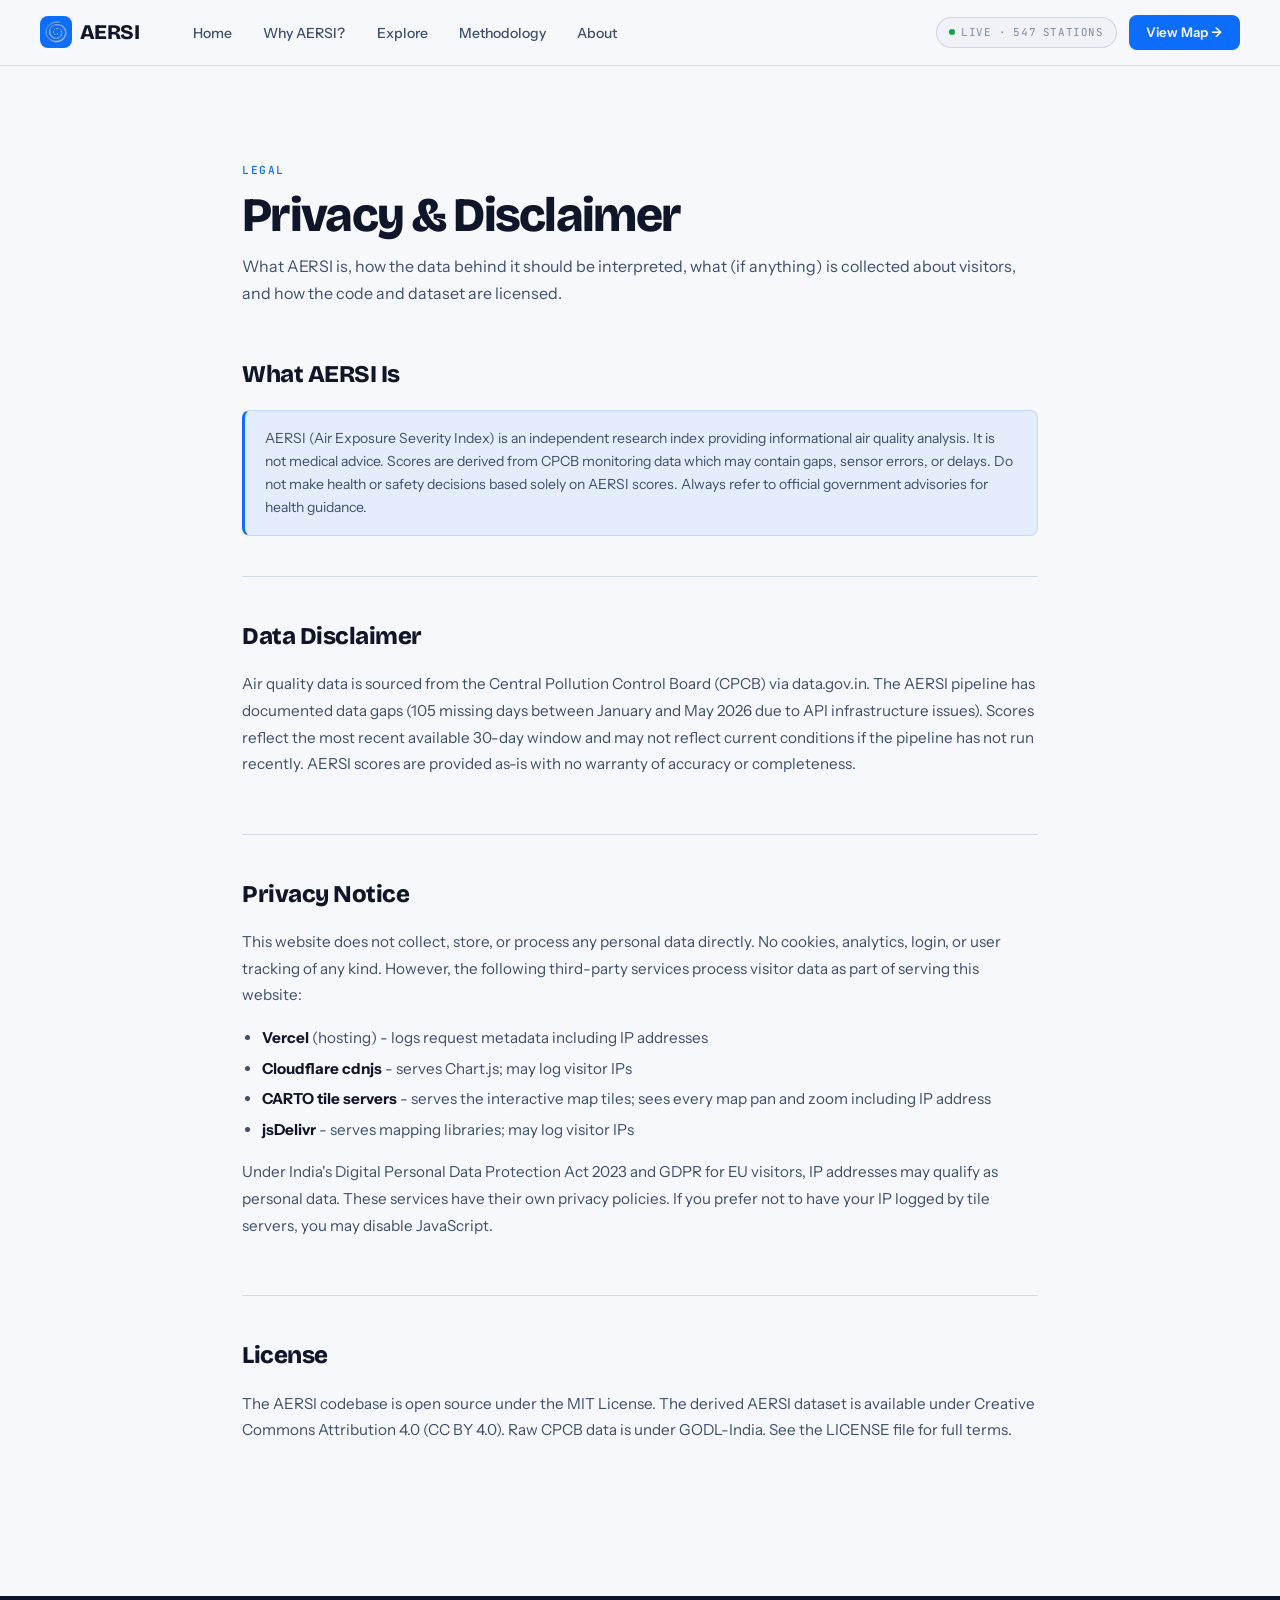
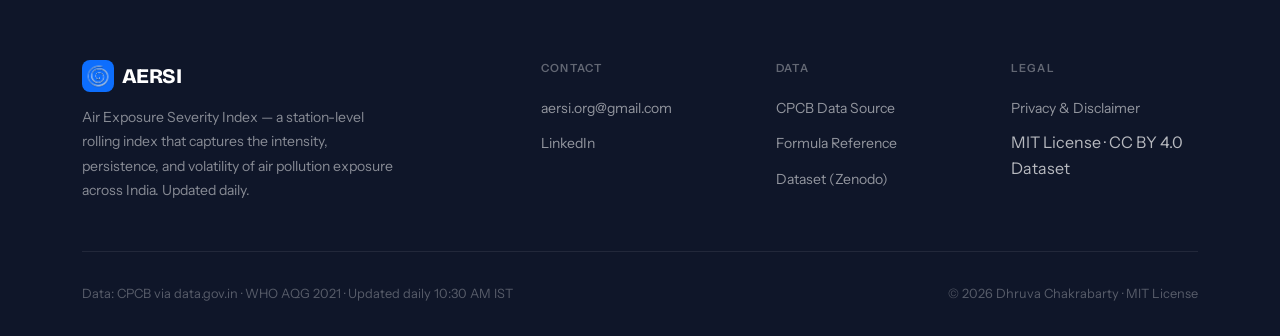
<file: privacy.html>
<!DOCTYPE html>
<html lang="en">
<head>
  <meta charset="UTF-8">
  <meta name="viewport" content="width=device-width, initial-scale=1.0">
  <title>Privacy & Disclaimer - AERSI</title>
  <meta name="description" content="AERSI privacy notice, data disclaimer, and licensing information.">
  <link rel="icon" href="logo.png" type="image/png">
  <link rel="stylesheet" href="css/style.css">
  <script src="js/layout.js"></script>
  <script src="js/main.js"></script>
  <style>
    .privacy-content section {
      padding: 2.5rem 0;
      border-bottom: 1px solid var(--border2);
    }

    .privacy-content section:first-child { padding-top: 0; }
    .privacy-content section:last-child { border-bottom: none; }

    .privacy-content h2 {
      font-family: var(--font-display);
      font-size: 1.5rem;
      font-weight: 800;
      letter-spacing: -0.02em;
      margin-bottom: 1rem;
    }

    .privacy-content p {
      color: var(--text2);
      line-height: 1.75;
      margin-bottom: 1rem;
      font-size: 0.95rem;
    }

    .privacy-content ul {
      margin: 0 0 1rem 1.25rem;
      color: var(--text2);
      font-size: 0.95rem;
      line-height: 1.75;
    }

    .privacy-content li { margin-bottom: 0.25rem; }
    .privacy-content strong { color: var(--text); }
  </style>
</head>
<body>
  <div id="nav-root"></div>

  <div class="page">
    <div class="section">
      <div class="container-narrow">

        <div class="section-header anim-fade-up">
          <span class="label">Legal</span>
          <h1 class="display display-lg" style="margin-top:0.5rem;">Privacy & Disclaimer</h1>
          <p style="color:var(--text2);margin-top:0.75rem;font-size:1rem;line-height:1.7;">
            What AERSI is, how the data behind it should be interpreted, what
            (if anything) is collected about visitors, and how the code and
            dataset are licensed.
          </p>
        </div>

        <div class="privacy-content anim-fade-up d1">

          <section>
            <h2>What AERSI Is</h2>
            <div class="info-box">
              AERSI (Air Exposure Severity Index) is an independent research
              index providing informational air quality analysis. It is not
              medical advice. Scores are derived from CPCB monitoring data
              which may contain gaps, sensor errors, or delays. Do not make
              health or safety decisions based solely on AERSI scores. Always
              refer to official government advisories for health guidance.
            </div>
          </section>

          <section>
            <h2>Data Disclaimer</h2>
            <p>
              Air quality data is sourced from the Central Pollution Control
              Board (CPCB) via data.gov.in. The AERSI pipeline has documented
              data gaps (105 missing days between January and May 2026 due to
              API infrastructure issues). Scores reflect the most recent
              available 30-day window and may not reflect current conditions
              if the pipeline has not run recently. AERSI scores are provided
              as-is with no warranty of accuracy or completeness.
            </p>
          </section>

          <section>
            <h2>Privacy Notice</h2>
            <p>
              This website does not collect, store, or process any personal
              data directly. No cookies, analytics, login, or user tracking of
              any kind. However, the following third-party services process
              visitor data as part of serving this website:
            </p>
            <ul>
              <li><strong>Vercel</strong> (hosting) - logs request metadata including IP addresses</li>
              <li><strong>Cloudflare cdnjs</strong> - serves Chart.js; may log visitor IPs</li>
              <li><strong>CARTO tile servers</strong> - serves the interactive map tiles; sees every map pan and zoom including IP address</li>
              <li><strong>jsDelivr</strong> - serves mapping libraries; may log visitor IPs</li>
            </ul>
            <p>
              Under India's Digital Personal Data Protection Act 2023 and GDPR
              for EU visitors, IP addresses may qualify as personal data.
              These services have their own privacy policies. If you prefer
              not to have your IP logged by tile servers, you may disable
              JavaScript.
            </p>
          </section>

          <section>
            <h2>License</h2>
            <p>
              The AERSI codebase is open source under the MIT License. The
              derived AERSI dataset is available under Creative Commons
              Attribution 4.0 (CC BY 4.0). Raw CPCB data is under
              GODL-India. See the
              <a href="https://github.com/Dhruva-0206/aersi-air-exposure-index/blob/master/LICENSE" target="_blank">LICENSE file</a>
              for full terms.
            </p>
          </section>

        </div>

      </div>
    </div>
  </div>

  <div id="footer-root"></div>

  <script>
    document.getElementById('nav-root').innerHTML = renderNav();
    document.getElementById('footer-root').innerHTML = renderFooter();
    setActiveNav();
  </script>
</body>
</html>
</file>
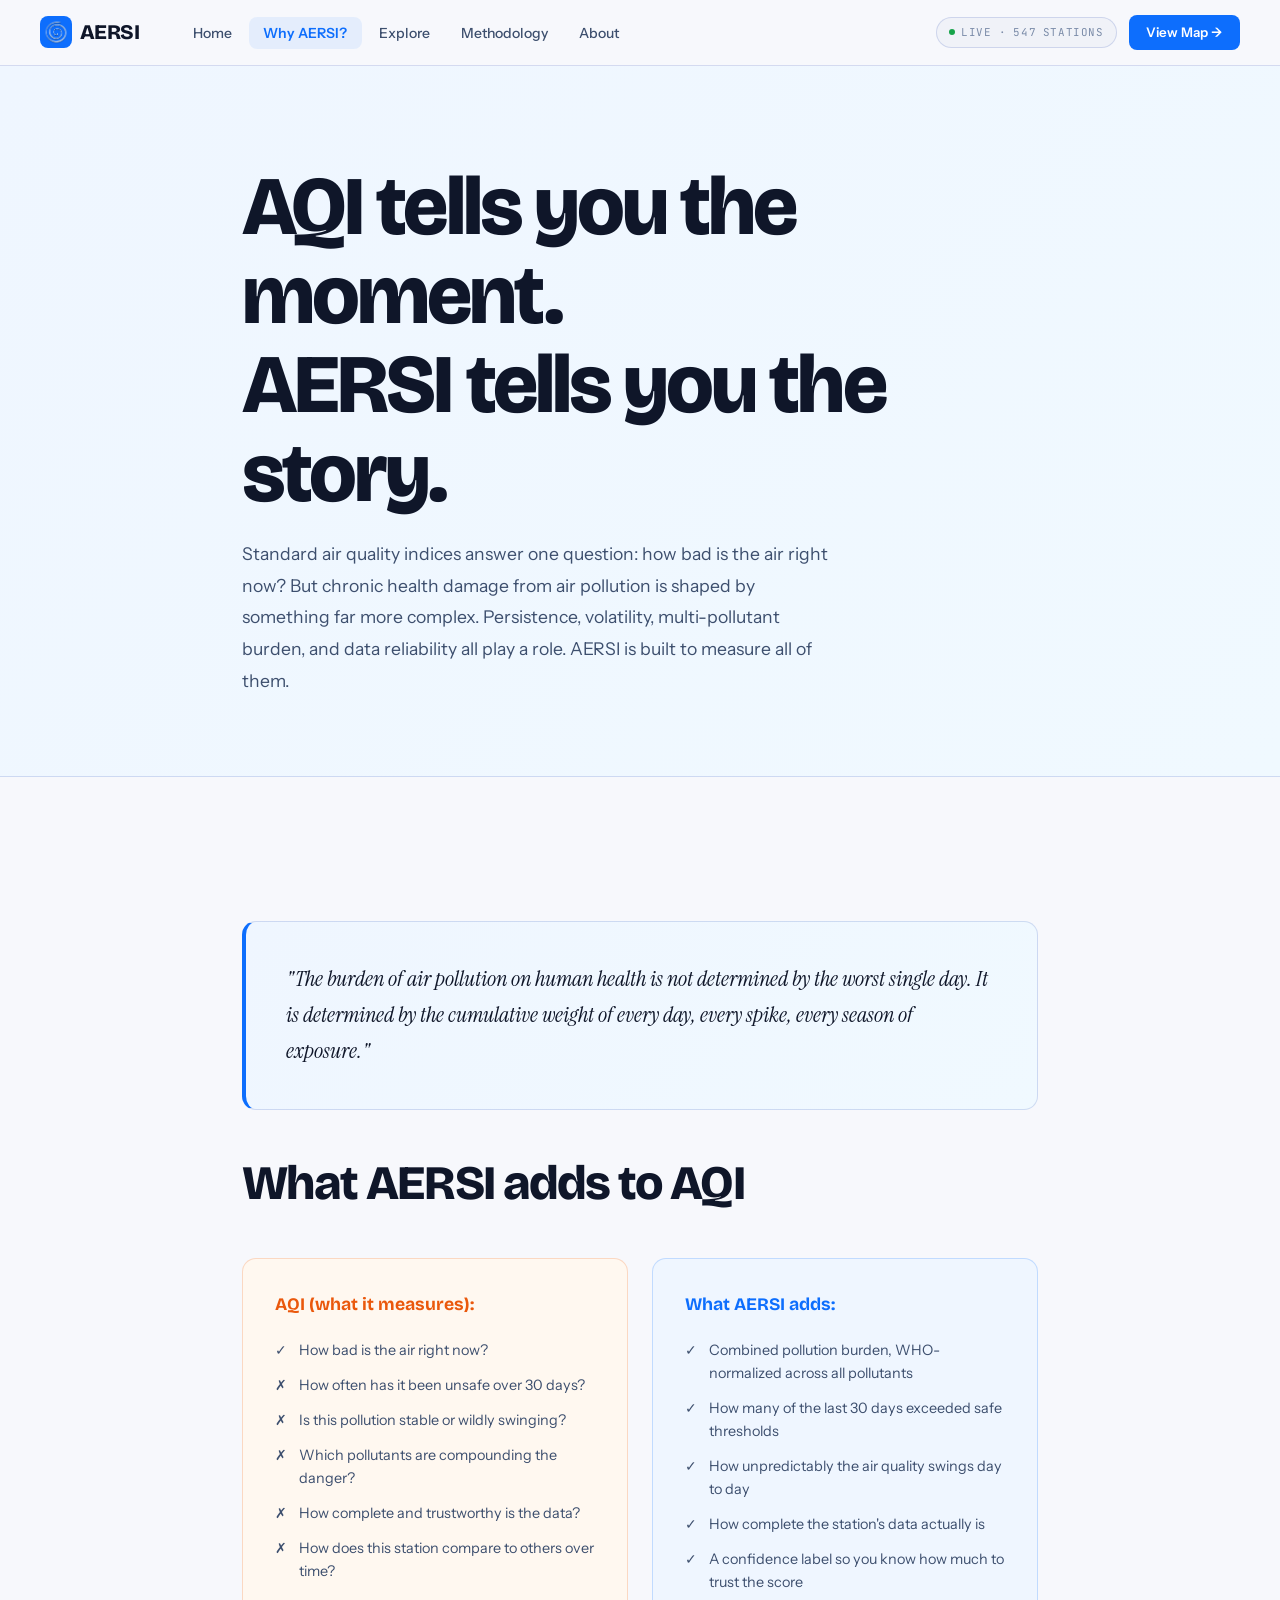
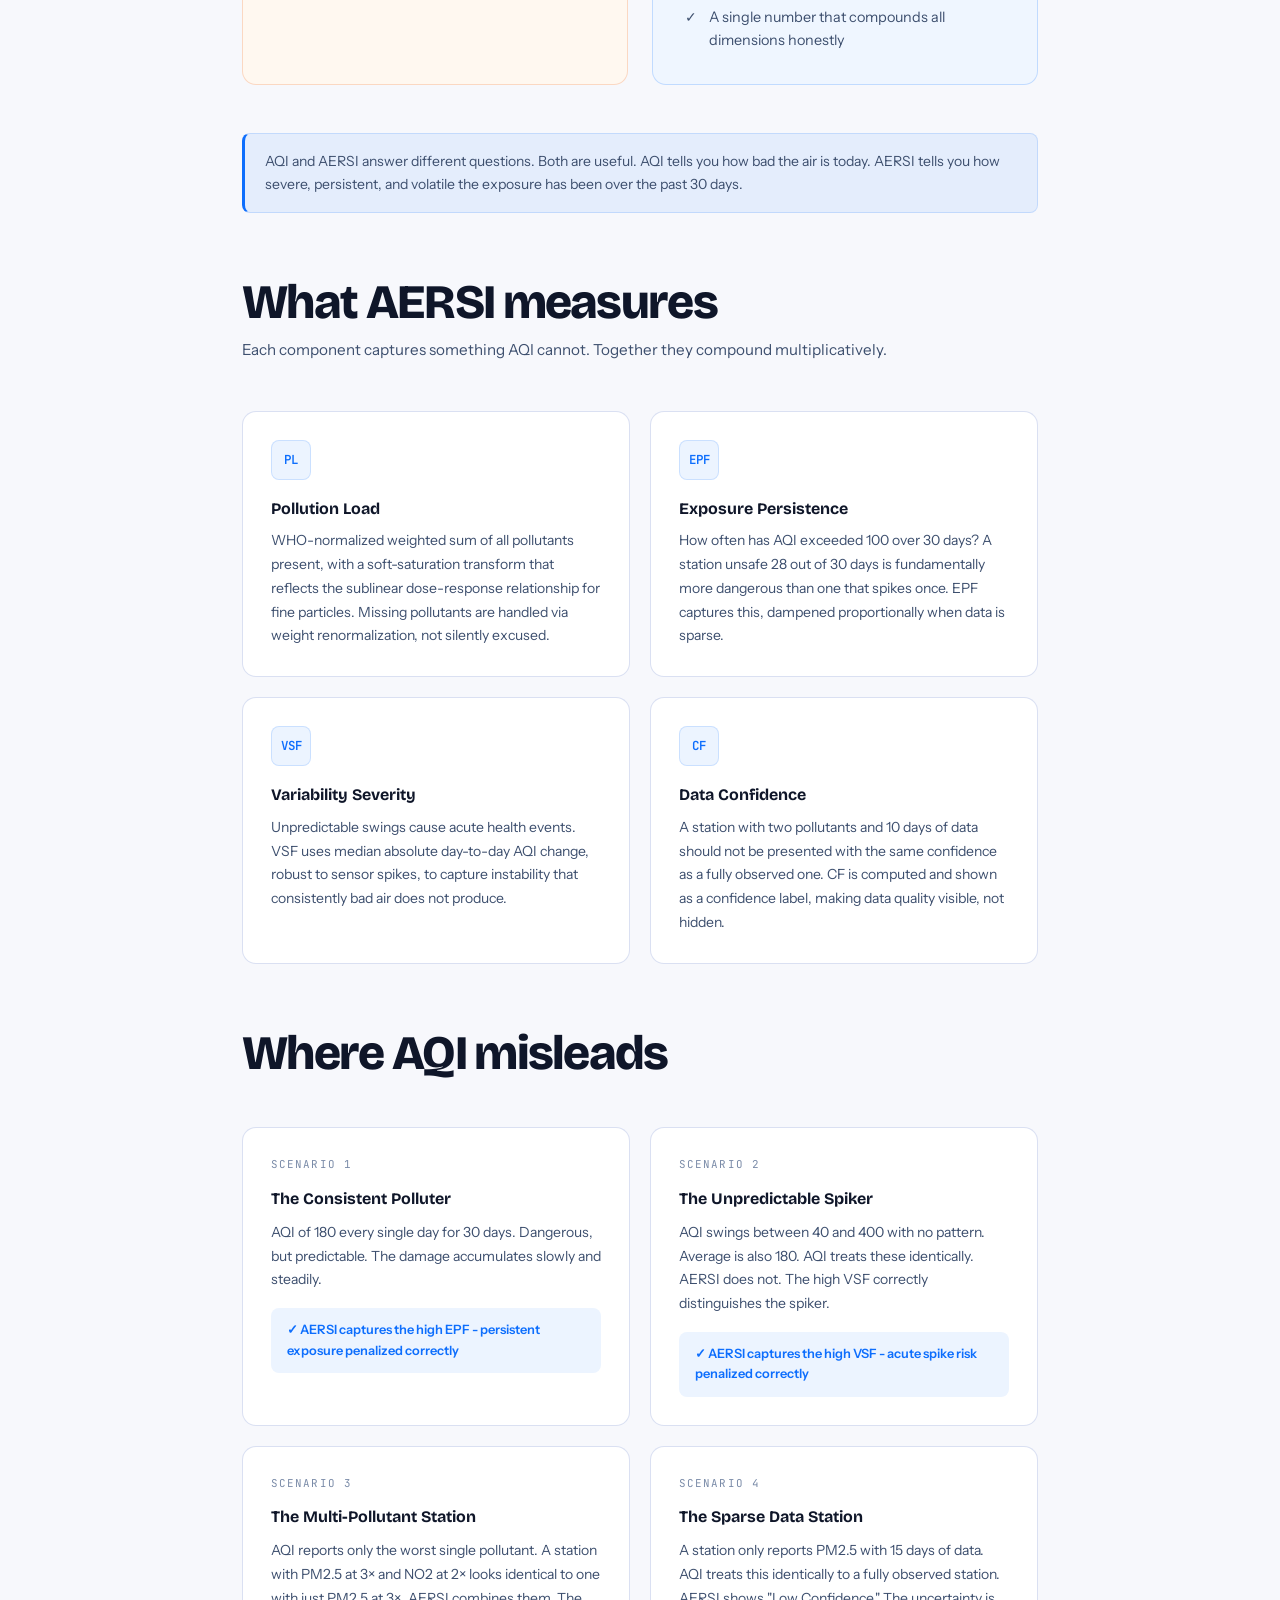
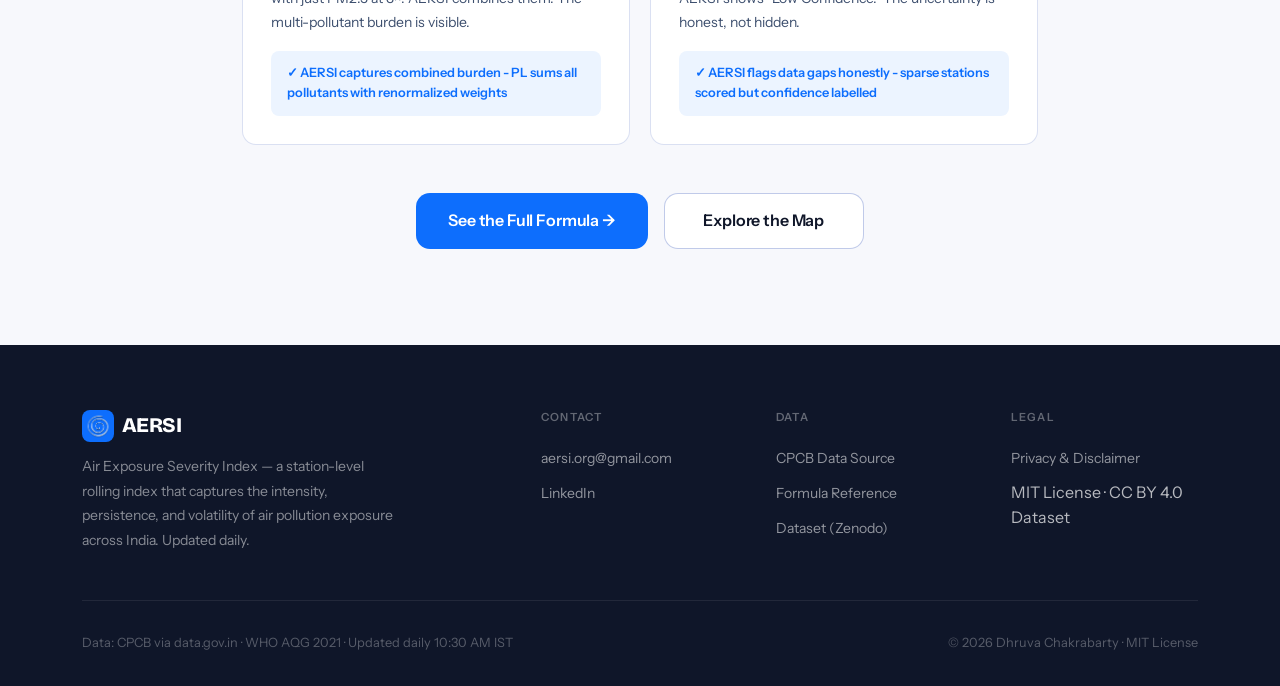
<file: why.html>
<!DOCTYPE html>
<html lang="en">
<head>
  <meta charset="UTF-8">
  <meta name="viewport" content="width=device-width, initial-scale=1.0">
  <title>Why AERSI? - Air Exposure Severity Index</title>
  <meta name="description" content="Why standard AQI is not enough, and how AERSI fills the gap with persistence, variability, and data honesty.">
  <link rel="icon" href="logo.png" type="image/png">
  <link rel="stylesheet" href="css/style.css">
  <script src="js/layout.js"></script>
  <script src="js/main.js"></script>
  <style>
    .why-hero {
      background: linear-gradient(135deg, #eff6ff 0%, #f0f9ff 100%);
      border-bottom: 1px solid var(--border2);
      padding: 6rem 0 5rem;
    }

    .comparison-grid {
      display: grid; grid-template-columns: 1fr 1fr;
      gap: 1.5rem; margin: 3rem 0;
    }

    .comparison-card { border-radius: var(--radius); padding: 2rem; }
    .comparison-card.aqi-card   { background: #fff8f0; border: 1.5px solid rgba(234,88,12,0.2); }
    .comparison-card.aersi-card { background: #eff6ff; border: 1.5px solid rgba(13,110,253,0.2); }

    .comparison-card h3 { font-family: var(--font-display); font-size: 1.1rem; font-weight: 700; margin-bottom: 1.25rem; }
    .comparison-card ul { list-style: none; display: flex; flex-direction: column; gap: 0.75rem; }
    .comparison-card li { display: flex; gap: 0.75rem; font-size: 0.9rem; color: var(--text2); line-height: 1.6; align-items: flex-start; }
    .comparison-card li span:first-child { flex-shrink: 0; }

    .dimension-grid { display: grid; grid-template-columns: repeat(2, 1fr); gap: 1.25rem; margin: 2rem 0; }

    .dimension-card {
      background: white; border: 1px solid var(--border2);
      border-radius: var(--radius); padding: 1.75rem;
      transition: all var(--t) var(--ease);
      position: relative; overflow: hidden;
    }

    .dimension-card::before {
      content: ''; position: absolute; top: 0; left: 0; right: 0; height: 3px;
      background: linear-gradient(90deg, var(--accent), var(--teal));
      transform: scaleX(0); transform-origin: left;
      transition: transform 0.4s var(--ease);
    }

    .dimension-card:hover { border-color: var(--accent-mid); box-shadow: 0 8px 28px rgba(13,110,253,0.07); }
    .dimension-card:hover::before { transform: scaleX(1); }

    .dimension-tag {
      display: inline-flex; align-items: center; justify-content: center;
      width: 40px; height: 40px; border-radius: var(--radius-sm);
      background: var(--accent-soft); border: 1px solid var(--accent-mid);
      font-family: var(--font-mono); font-size: 0.78rem; font-weight: 600;
      color: var(--accent); margin-bottom: 1rem;
    }

    .dimension-card h3 { font-family: var(--font-display); font-size: 1rem; font-weight: 700; margin-bottom: 0.5rem; }
    .dimension-card p  { font-size: 0.875rem; color: var(--text2); line-height: 1.7; }

    .scenario-grid { display: grid; grid-template-columns: repeat(2, 1fr); gap: 1.25rem; }

    .scenario-card {
      background: white; border: 1px solid var(--border2);
      border-radius: var(--radius); padding: 1.75rem;
      transition: all var(--t) var(--ease);
    }

    .scenario-card:hover { border-color: var(--accent-mid); box-shadow: 0 8px 28px rgba(13,110,253,0.07); }

    .scenario-label { font-family: var(--font-mono); font-size: 0.68rem; color: var(--text3); letter-spacing: 0.1em; text-transform: uppercase; margin-bottom: 0.75rem; }
    .scenario-card h3 { font-family: var(--font-display); font-size: 1rem; font-weight: 700; margin-bottom: 0.6rem; }
    .scenario-card p  { font-size: 0.875rem; color: var(--text2); line-height: 1.7; }

    .scenario-verdict {
      margin-top: 1rem; padding: 0.75rem 1rem;
      background: var(--accent-soft); border-radius: var(--radius-sm);
      font-size: 0.8rem; color: var(--accent); font-weight: 600;
    }

    .big-quote {
      background: linear-gradient(135deg, #eff6ff, #f0f9ff);
      border: 1px solid var(--border2); border-left: 4px solid var(--accent);
      border-radius: var(--radius); padding: 2.5rem; margin: 3rem 0;
    }

    .big-quote p {
      font-family: var(--font-serif); font-size: 1.35rem;
      line-height: 1.65; color: var(--text); font-style: italic;
    }

    /* CTA buttons at bottom — stack on mobile, no overlap */
    .why-cta {
      margin-top: 3rem;
      display: flex;
      flex-wrap: wrap;
      gap: 1rem;
      justify-content: center;
    }

    .why-cta .btn { min-width: 200px; justify-content: center; }

    @media (max-width: 768px) {
      .comparison-grid { grid-template-columns: 1fr; }
      .scenario-grid   { grid-template-columns: 1fr; }
      .dimension-grid  { grid-template-columns: 1fr; }
      .why-cta         { flex-direction: column; align-items: stretch; }
      .why-cta .btn    { width: 100%; min-width: unset; }
    }
  </style>
</head>
<body>
  <div id="nav-root"></div>

  <div class="page">

    <div class="why-hero">
      <div class="container-narrow">
        <div class="anim-fade-up">
          <h1 class="display display-xl" style="margin-bottom:1.25rem;">
            AQI tells you the moment.<br>AERSI tells you the story.
          </h1>
          <p style="font-size:1.1rem;color:var(--text2);line-height:1.8;max-width:600px;">
            Standard air quality indices answer one question: how bad is the air right now?
            But chronic health damage from air pollution is shaped by something far more complex.
            Persistence, volatility, multi-pollutant burden, and data reliability all play a role.
            AERSI is built to measure all of them.
          </p>
        </div>
      </div>
    </div>

    <section class="section">
      <div class="container-narrow">

        <div class="big-quote anim-fade-up">
          <p>"The burden of air pollution on human health is not determined by the worst single day. It is determined by the cumulative weight of every day, every spike, every season of exposure."</p>
        </div>

        <div class="section-header anim-fade-up">
          <h2 class="display display-lg">What AERSI adds to AQI</h2>
        </div>

        <div class="comparison-grid anim-fade-up d1">
          <div class="comparison-card aqi-card">
            <h3 style="color:#ea580c;">AQI (what it measures):</h3>
            <ul>
              <li><span>✓</span> How bad is the air right now?</li>
              <li><span>✗</span> How often has it been unsafe over 30 days?</li>
              <li><span>✗</span> Is this pollution stable or wildly swinging?</li>
              <li><span>✗</span> Which pollutants are compounding the danger?</li>
              <li><span>✗</span> How complete and trustworthy is the data?</li>
              <li><span>✗</span> How does this station compare to others over time?</li>
            </ul>
          </div>
          <div class="comparison-card aersi-card">
            <h3 style="color:var(--accent);">What AERSI adds:</h3>
            <ul>
              <li><span>✓</span> Combined pollution burden, WHO-normalized across all pollutants</li>
              <li><span>✓</span> How many of the last 30 days exceeded safe thresholds</li>
              <li><span>✓</span> How unpredictably the air quality swings day to day</li>
              <li><span>✓</span> How complete the station's data actually is</li>
              <li><span>✓</span> A confidence label so you know how much to trust the score</li>
              <li><span>✓</span> A single number that compounds all dimensions honestly</li>
            </ul>
          </div>
        </div>

        <div class="info-box" style="margin-top:1.5rem;">AQI and AERSI answer different questions. Both are useful. AQI tells you how bad the air is today. AERSI tells you how severe, persistent, and volatile the exposure has been over the past 30 days.</div>

        <div class="section-header anim-fade-up" style="margin-top:4rem;">
          <h2 class="display display-lg">What AERSI measures</h2>
          <p style="color:var(--text2);margin-top:0.6rem;font-size:0.95rem;">Each component captures something AQI cannot. Together they compound multiplicatively.</p>
        </div>

        <div class="dimension-grid anim-fade-up d1">
          <div class="dimension-card">
            <div class="dimension-tag">PL</div>
            <h3>Pollution Load</h3>
            <p>WHO-normalized weighted sum of all pollutants present, with a soft-saturation transform that reflects the sublinear dose-response relationship for fine particles. Missing pollutants are handled via weight renormalization, not silently excused.</p>
          </div>
          <div class="dimension-card">
            <div class="dimension-tag">EPF</div>
            <h3>Exposure Persistence</h3>
            <p>How often has AQI exceeded 100 over 30 days? A station unsafe 28 out of 30 days is fundamentally more dangerous than one that spikes once. EPF captures this, dampened proportionally when data is sparse.</p>
          </div>
          <div class="dimension-card">
            <div class="dimension-tag">VSF</div>
            <h3>Variability Severity</h3>
            <p>Unpredictable swings cause acute health events. VSF uses median absolute day-to-day AQI change, robust to sensor spikes, to capture instability that consistently bad air does not produce.</p>
          </div>
          <div class="dimension-card">
            <div class="dimension-tag">CF</div>
            <h3>Data Confidence</h3>
            <p>A station with two pollutants and 10 days of data should not be presented with the same confidence as a fully observed one. CF is computed and shown as a confidence label, making data quality visible, not hidden.</p>
          </div>
        </div>

        <div class="section-header anim-fade-up" style="margin-top:4rem;">
          <h2 class="display display-lg">Where AQI misleads</h2>
        </div>

        <div class="scenario-grid anim-fade-up d1">
          <div class="scenario-card">
            <div class="scenario-label">Scenario 1</div>
            <h3>The Consistent Polluter</h3>
            <p>AQI of 180 every single day for 30 days. Dangerous, but predictable. The damage accumulates slowly and steadily.</p>
            <div class="scenario-verdict">✓ AERSI captures the high EPF - persistent exposure penalized correctly</div>
          </div>
          <div class="scenario-card">
            <div class="scenario-label">Scenario 2</div>
            <h3>The Unpredictable Spiker</h3>
            <p>AQI swings between 40 and 400 with no pattern. Average is also 180. AQI treats these identically. AERSI does not. The high VSF correctly distinguishes the spiker.</p>
            <div class="scenario-verdict">✓ AERSI captures the high VSF - acute spike risk penalized correctly</div>
          </div>
          <div class="scenario-card">
            <div class="scenario-label">Scenario 3</div>
            <h3>The Multi-Pollutant Station</h3>
            <p>AQI reports only the worst single pollutant. A station with PM2.5 at 3× and NO2 at 2× looks identical to one with just PM2.5 at 3×. AERSI combines them. The multi-pollutant burden is visible.</p>
            <div class="scenario-verdict">✓ AERSI captures combined burden - PL sums all pollutants with renormalized weights</div>
          </div>
          <div class="scenario-card">
            <div class="scenario-label">Scenario 4</div>
            <h3>The Sparse Data Station</h3>
            <p>A station only reports PM2.5 with 15 days of data. AQI treats this identically to a fully observed station. AERSI shows "Low Confidence." The uncertainty is honest, not hidden.</p>
            <div class="scenario-verdict">✓ AERSI flags data gaps honestly - sparse stations scored but confidence labelled</div>
          </div>
        </div>

        <!-- Fixed: flex wrap, column on mobile, no overlap -->
        <div class="why-cta anim-fade-up">
          <a href="methodology.html" class="btn btn-primary btn-lg">See the Full Formula →</a>
          <a href="map.html" class="btn btn-outline btn-lg">Explore the Map</a>
        </div>

      </div>
    </section>
  </div>

  <div id="footer-root"></div>

  <script>
    document.getElementById('nav-root').innerHTML = renderNav();
    document.getElementById('footer-root').innerHTML = renderFooter();
    setActiveNav();
  </script>
</body>
</html>
</file>
<file: css/style.css>
@import url('https://fonts.googleapis.com/css2?family=Bricolage+Grotesque:opsz,wght@12..96,300;12..96,400;12..96,500;12..96,600;12..96,700;12..96,800&family=Instrument+Sans:ital,wght@0,400;0,500;0,600;1,400&family=Instrument+Serif:ital@0;1&family=JetBrains+Mono:wght@400;500&display=swap');

/* ── Variables ──────────────────────────────────────────────────────────── */
:root {
  --bg:          #f7f8fc;
  --bg2:         #f0f2f8;
  --bg3:         #e8ecf4;
  --surface:     #ffffff;
  --surface2:    #f9fafd;

  --border:      rgba(30, 64, 175, 0.08);
  --border2:     rgba(30, 64, 175, 0.16);
  --border3:     rgba(30, 64, 175, 0.28);

  --text:        #0f1629;
  --text2:       #3d4f6e;
  --text3:       #7a8ba8;
  --text4:       #a8b8cc;

  --accent:      #0d6efd;
  --accent2:     #0552cc;
  --accent-soft: rgba(13, 110, 253, 0.08);
  --accent-mid:  rgba(13, 110, 253, 0.15);

  --teal:        #0891b2;
  --teal-soft:   rgba(8, 145, 178, 0.10);

  --very-low:    #16a34a;
  --low:         #65a30d;
  --moderate:    #d97706;
  --high:        #ea580c;
  --extreme:     #dc2626;

  --font-display: 'Bricolage Grotesque', sans-serif;
  --font-body:    'Instrument Sans', sans-serif;
  --font-serif:   'Instrument Serif', serif;
  --font-mono:    'JetBrains Mono', monospace;

  --nav-h:       66px;
  --radius:      14px;
  --radius-sm:   8px;
  --radius-lg:   24px;
  --radius-xl:   32px;

  --ease:        cubic-bezier(0.4, 0, 0.2, 1);
  --ease-spring: cubic-bezier(0.34, 1.56, 0.64, 1);
  --t:           0.22s;
}

/* ── Reset ──────────────────────────────────────────────────────────────── */
*, *::before, *::after { box-sizing: border-box; margin: 0; padding: 0; }
html { scroll-behavior: smooth; -webkit-font-smoothing: antialiased; }

body {
  font-family: var(--font-body);
  background: var(--bg);
  color: var(--text);
  line-height: 1.6;
  min-height: 100vh;
  overflow-x: hidden;
}

a { color: inherit; text-decoration: none; }
img { max-width: 100%; display: block; }

/* ── Navbar ─────────────────────────────────────────────────────────────── */
.nav {
  position: fixed;
  top: 0; left: 0; right: 0;
  height: var(--nav-h);
  background: rgba(247, 248, 252, 0.92);
  backdrop-filter: blur(20px);
  -webkit-backdrop-filter: blur(20px);
  border-bottom: 1px solid var(--border2);
  z-index: 1000;
  display: flex;
  align-items: center;
  padding: 0 2.5rem;
  gap: 0;
}

.nav-brand {
  display: flex;
  align-items: center;
  gap: 0.5rem;
  font-family: var(--font-display);
  font-weight: 800;
  font-size: 1.3rem;
  letter-spacing: -0.03em;
  color: var(--text);
  margin-right: 2.5rem;
  flex-shrink: 0;
}

.nav-brand-mark {
  width: 28px; height: 28px;
  background: var(--accent);
  border-radius: 7px;
  display: flex;
  align-items: center;
  justify-content: center;
  color: white;
  font-size: 0.75rem;
  font-weight: 700;
  letter-spacing: 0;
  flex-shrink: 0;
}

.nav-links {
  display: flex;
  align-items: center;
  gap: 0.15rem;
  list-style: none;
  flex: 1;
}

.nav-links a {
  font-size: 0.875rem;
  font-weight: 500;
  color: var(--text2);
  padding: 0.45rem 0.9rem;
  border-radius: var(--radius-sm);
  transition: color var(--t) var(--ease), background var(--t) var(--ease);
  white-space: nowrap;
}

.nav-links a:hover  { color: var(--text); background: var(--bg3); }
.nav-links a.active { color: var(--accent); background: var(--accent-soft); font-weight: 600; }

.nav-right {
  display: flex;
  align-items: center;
  gap: 0.75rem;
  margin-left: auto;
}

.nav-live {
  display: flex;
  align-items: center;
  gap: 0.4rem;
  font-family: var(--font-mono);
  font-size: 0.68rem;
  color: var(--text3);
  letter-spacing: 0.06em;
  padding: 0.35rem 0.75rem;
  background: var(--bg2);
  border: 1px solid var(--border2);
  border-radius: 100px;
}

.nav-live-dot {
  width: 6px; height: 6px;
  border-radius: 50%;
  background: var(--very-low);
  animation: pulse-dot 2s ease infinite;
}

@keyframes pulse-dot {
  0%, 100% { opacity: 1; box-shadow: 0 0 0 0 rgba(22,163,74,0.4); }
  50%       { opacity: 0.8; box-shadow: 0 0 0 4px rgba(22,163,74,0); }
}

.nav-cta {
  display: inline-flex;
  align-items: center;
  gap: 0.4rem;
  padding: 0.45rem 1.1rem;
  background: var(--accent);
  color: white;
  border-radius: var(--radius-sm);
  font-size: 0.83rem;
  font-weight: 600;
  transition: all var(--t) var(--ease);
}

.nav-cta:hover {
  background: var(--accent2);
  transform: translateY(-1px);
  box-shadow: 0 4px 14px rgba(13,110,253,0.3);
}

.mobile-menu-btn {
  display: none;
  width: 38px; height: 38px;
  align-items: center;
  justify-content: center;
  border: 1px solid var(--border2);
  background: var(--surface);
  border-radius: var(--radius-sm);
  cursor: pointer;
  color: var(--text2);
  font-size: 1.1rem;
}

/* ── Page ───────────────────────────────────────────────────────────────── */
.page { padding-top: var(--nav-h); min-height: 100vh; }

/* ── Container ──────────────────────────────────────────────────────────── */
.container        { max-width: 1180px; margin: 0 auto; padding: 0 2rem; }
.container-wide   { max-width: 1380px; margin: 0 auto; padding: 0 2rem; }
.container-narrow { max-width: 860px;  margin: 0 auto; padding: 0 2rem; }

/* ── Section ────────────────────────────────────────────────────────────── */
.section    { padding: 6rem 0; }
.section-sm { padding: 3.5rem 0; }
.section-lg { padding: 8rem 0; }

/* ── Typography ─────────────────────────────────────────────────────────── */
.display {
  font-family: var(--font-display);
  font-weight: 800;
  line-height: 1.07;
  letter-spacing: -0.035em;
}

.display-xl  { font-size: clamp(2.8rem, 6.5vw, 5.2rem); }
.display-lg  { font-size: clamp(2rem,   4vw,   3rem); }
.display-md  { font-size: clamp(1.4rem, 2.5vw, 1.9rem); }
.display-sm  { font-size: clamp(1.1rem, 2vw,   1.4rem); }

.label {
  font-family: var(--font-mono);
  font-size: 0.7rem;
  font-weight: 500;
  letter-spacing: 0.14em;
  text-transform: uppercase;
  color: var(--accent);
}

.text-serif { font-family: var(--font-serif); }

/* ── Cards ──────────────────────────────────────────────────────────────── */
.card {
  background: var(--surface);
  border: 1px solid var(--border2);
  border-radius: var(--radius);
  padding: 1.5rem;
  transition: border-color var(--t) var(--ease), box-shadow var(--t) var(--ease), transform var(--t) var(--ease);
}

.card:hover {
  border-color: var(--border3);
  box-shadow: 0 8px 32px rgba(13,110,253,0.07);
  transform: translateY(-1px);
}

/* ── Stat cards ─────────────────────────────────────────────────────────── */
.stat-card {
  background: var(--surface);
  border: 1px solid var(--border2);
  border-radius: var(--radius);
  padding: 1.5rem 1.75rem;
  position: relative;
  overflow: hidden;
  transition: all var(--t) var(--ease);
}

.stat-card::after {
  content: '';
  position: absolute;
  bottom: 0; left: 0; right: 0;
  height: 3px;
  background: linear-gradient(90deg, var(--accent), var(--teal));
  transform: scaleX(0);
  transform-origin: left;
  transition: transform 0.4s var(--ease);
}

.stat-card:hover::after { transform: scaleX(1); }
.stat-card:hover { box-shadow: 0 8px 32px rgba(13,110,253,0.08); }

.stat-value {
  font-family: var(--font-display);
  font-size: 2.2rem;
  font-weight: 800;
  letter-spacing: -0.04em;
  line-height: 1;
  margin-bottom: 0.3rem;
}

.stat-label {
  font-size: 0.8rem;
  color: var(--text3);
  font-weight: 500;
  letter-spacing: 0.02em;
}

/* ── AERSI severity ──────────────────────────────────────────────────────── */
.aersi-very-low { color: var(--very-low); }
.aersi-low      { color: var(--low); }
.aersi-moderate { color: var(--moderate); }
.aersi-high     { color: var(--high); }
.aersi-extreme  { color: var(--extreme); }

.badge {
  display: inline-flex;
  align-items: center;
  gap: 0.3rem;
  padding: 0.22rem 0.65rem;
  border-radius: 100px;
  font-size: 0.72rem;
  font-weight: 600;
  letter-spacing: 0.04em;
}

.badge-very-low  { background: rgba(22,163,74,0.10);  color: var(--very-low); }
.badge-low       { background: rgba(101,163,13,0.10); color: var(--low); }
.badge-moderate  { background: rgba(217,119,6,0.10);  color: var(--moderate); }
.badge-high      { background: rgba(234,88,12,0.10);  color: var(--high); }
.badge-extreme   { background: rgba(220,38,38,0.10);  color: var(--extreme); }

/* ── Buttons ────────────────────────────────────────────────────────────── */
.btn {
  display: inline-flex;
  align-items: center;
  gap: 0.5rem;
  padding: 0.7rem 1.5rem;
  border-radius: var(--radius-sm);
  font-family: var(--font-body);
  font-size: 0.9rem;
  font-weight: 600;
  cursor: pointer;
  border: none;
  transition: all var(--t) var(--ease);
  white-space: nowrap;
  letter-spacing: -0.01em;
}

.btn-primary { background: var(--accent); color: white; }
.btn-primary:hover {
  background: var(--accent2);
  transform: translateY(-2px);
  box-shadow: 0 6px 20px rgba(13,110,253,0.32);
}

.btn-outline { background: white; color: var(--text); border: 1.5px solid var(--border3); }
.btn-outline:hover { border-color: var(--accent); color: var(--accent); background: var(--accent-soft); }

.btn-lg { padding: 0.9rem 2rem; font-size: 1rem; border-radius: var(--radius); }

/* ── Section header ──────────────────────────────────────────────────────── */
.section-header { margin-bottom: 3rem; }
.section-header .label { display: block; margin-bottom: 0.6rem; }

/* ── Divider ────────────────────────────────────────────────────────────── */
.divider { border: none; border-top: 1px solid var(--border2); }

/* ── Formula block ──────────────────────────────────────────────────────── */
.formula-block {
  background: var(--bg2);
  border: 1.5px solid var(--border2);
  border-radius: var(--radius);
  padding: 1.25rem 2rem;
  font-family: var(--font-mono);
  font-size: 1.05rem;
  color: var(--accent);
  text-align: center;
  letter-spacing: 0.06em;
}

/* ── Data table ─────────────────────────────────────────────────────────── */
.data-table { width: 100%; border-collapse: collapse; font-size: 0.875rem; }

.data-table th {
  text-align: left;
  padding: 0.75rem 1rem;
  background: var(--bg2);
  color: var(--text3);
  font-weight: 600;
  font-size: 0.72rem;
  letter-spacing: 0.08em;
  text-transform: uppercase;
  border-bottom: 1px solid var(--border2);
}

.data-table td {
  padding: 0.8rem 1rem;
  border-bottom: 1px solid var(--border);
  color: var(--text);
}

.data-table tr:last-child td { border-bottom: none; }
.data-table tbody tr:hover td { background: var(--bg2); }

/* ── Footer ─────────────────────────────────────────────────────────────── */
.footer {
  background: var(--text);
  color: rgba(255,255,255,0.7);
  padding: 4rem 0 2rem;
}

.footer-grid {
  display: grid;
  grid-template-columns: 2.2fr 1fr 1fr 1fr;
  gap: 3rem;
  margin-bottom: 3rem;
}

.footer-brand {
  font-family: var(--font-display);
  font-size: 1.3rem;
  font-weight: 800;
  letter-spacing: -0.03em;
  color: white;
  margin-bottom: 0.75rem;
  display: flex;
  align-items: center;
  gap: 0.5rem;
}

.footer-brand-mark {
  width: 26px; height: 26px;
  background: var(--accent);
  border-radius: 6px;
  display: flex;
  align-items: center;
  justify-content: center;
  font-size: 0.7rem;
  font-weight: 700;
  color: white;
}

.footer-desc {
  font-size: 0.875rem;
  color: rgba(255,255,255,0.5);
  line-height: 1.75;
  max-width: 320px;
}

.footer-heading {
  font-size: 0.7rem;
  font-weight: 600;
  letter-spacing: 0.1em;
  text-transform: uppercase;
  color: rgba(255,255,255,0.35);
  margin-bottom: 1.1rem;
}

.footer-links {
  list-style: none;
  display: flex;
  flex-direction: column;
  gap: 0.6rem;
}

.footer-links a {
  font-size: 0.875rem;
  color: rgba(255,255,255,0.55);
  transition: color var(--t) var(--ease);
}

.footer-links a:hover { color: white; }

.footer-bottom {
  display: flex;
  align-items: center;
  justify-content: space-between;
  padding-top: 2rem;
  border-top: 1px solid rgba(255,255,255,0.08);
  font-size: 0.8rem;
  color: rgba(255,255,255,0.3);
}

/* ── Animations ─────────────────────────────────────────────────────────── */
@keyframes fadeUp  { from { opacity:0; transform:translateY(28px); } to { opacity:1; transform:translateY(0); } }
@keyframes fadeIn  { from { opacity:0; } to { opacity:1; } }
@keyframes scaleIn { from { opacity:0; transform:scale(0.95); } to { opacity:1; transform:scale(1); } }

.anim-fade-up  { animation: fadeUp  0.65s var(--ease) both; }
.anim-fade-in  { animation: fadeIn  0.5s var(--ease) both; }
.anim-scale-in { animation: scaleIn 0.5s var(--ease) both; }

.d1 { animation-delay: 0.08s; }
.d2 { animation-delay: 0.16s; }
.d3 { animation-delay: 0.24s; }
.d4 { animation-delay: 0.32s; }
.d5 { animation-delay: 0.40s; }
.d6 { animation-delay: 0.48s; }

/* ── Scrollbar ──────────────────────────────────────────────────────────── */
::-webkit-scrollbar { width: 5px; }
::-webkit-scrollbar-track { background: var(--bg); }
::-webkit-scrollbar-thumb { background: var(--border3); border-radius: 3px; }
::-webkit-scrollbar-thumb:hover { background: var(--text4); }

/* ── Info box ────────────────────────────────────────────────────────────── */
.info-box {
  background: var(--accent-soft);
  border: 1px solid var(--accent-mid);
  border-left: 3px solid var(--accent);
  border-radius: var(--radius-sm);
  padding: 1rem 1.25rem;
  font-size: 0.875rem;
  color: var(--text2);
  line-height: 1.65;
}

/* ── Chip ───────────────────────────────────────────────────────────────── */
.chip {
  display: inline-flex;
  align-items: center;
  gap: 0.35rem;
  padding: 0.3rem 0.75rem;
  background: var(--bg2);
  border: 1px solid var(--border2);
  border-radius: 100px;
  font-size: 0.78rem;
  font-weight: 500;
  color: var(--text2);
}

/* ── Overlay ────────────────────────────────────────────────────────────── */
.overlay {
  position: fixed;
  inset: 0;
  background: rgba(15, 22, 41, 0.6);
  backdrop-filter: blur(6px);
  z-index: 2000;
  display: flex;
  align-items: center;
  justify-content: center;
  opacity: 0;
  pointer-events: none;
  transition: opacity 0.3s var(--ease);
}

.overlay.open { opacity: 1; pointer-events: all; }

.overlay-frame {
  width: 95vw;
  height: 90vh;
  border-radius: var(--radius-lg);
  overflow: hidden;
  border: 1px solid var(--border2);
  box-shadow: 0 32px 80px rgba(0,0,0,0.3);
  position: relative;
  transform: scale(0.95);
  transition: transform 0.35s var(--ease-spring);
}

.overlay.open .overlay-frame { transform: scale(1); }

.overlay-frame iframe { width: 100%; height: 100%; border: none; }

.overlay-close {
  position: absolute;
  top: 1rem; right: 1rem;
  z-index: 10;
  width: 40px; height: 40px;
  background: white;
  border: none;
  border-radius: 50%;
  font-size: 1.1rem;
  cursor: pointer;
  display: flex;
  align-items: center;
  justify-content: center;
  box-shadow: 0 4px 12px rgba(0,0,0,0.15);
  transition: all var(--t) var(--ease);
  color: var(--text);
}

.overlay-close:hover { background: var(--bg2); transform: rotate(90deg); }

/* ── Responsive — tablet ─────────────────────────────────────────────────── */
@media (max-width: 1024px) {
  .footer-grid { grid-template-columns: 1fr 1fr; gap: 2rem; }
}

/* ── Responsive — mobile ─────────────────────────────────────────────────── */
@media (max-width: 768px) {
  /* Prevent any horizontal overflow */
  html, body { overflow-x: hidden; max-width: 100%; }
  .page { overflow-x: hidden; }
  .hero { overflow-x: hidden; }

  /* Nav */
  .nav { padding: 0 1rem; }
  .nav-links { display: none; }
  .nav-live  { display: none; }
  .mobile-menu-btn { display: flex !important; }

  /* Containers */
  .container,
  .container-wide,
  .container-narrow { padding: 0 1.25rem; }

  /* Sections */
  .section    { padding: 3rem 0; }
  .section-lg { padding: 4rem 0; }

  /* Typography */
  .display-xl { font-size: clamp(2rem, 9vw, 2.8rem); }
  .display-lg { font-size: clamp(1.6rem, 7vw, 2.2rem); }
  .display-md { font-size: clamp(1.2rem, 5vw, 1.6rem); }

  /* Hero — clip any overflow from the absolute map iframe */
  .hero { overflow: hidden; }

  /* Hero content — ensure it respects container padding */
  .hero-content {
    max-width: 100% !important;
    width: 100% !important;
  }

  /* Buttons — stack on mobile */
  .hero-actions { flex-direction: column; gap: 0.75rem; }
  .btn-lg { width: 100%; justify-content: center; }

  /* Footer */
  .footer-grid { grid-template-columns: 1fr; gap: 2rem; }
  .footer-bottom { flex-direction: column; gap: 0.5rem; text-align: center; }
}
</file>
